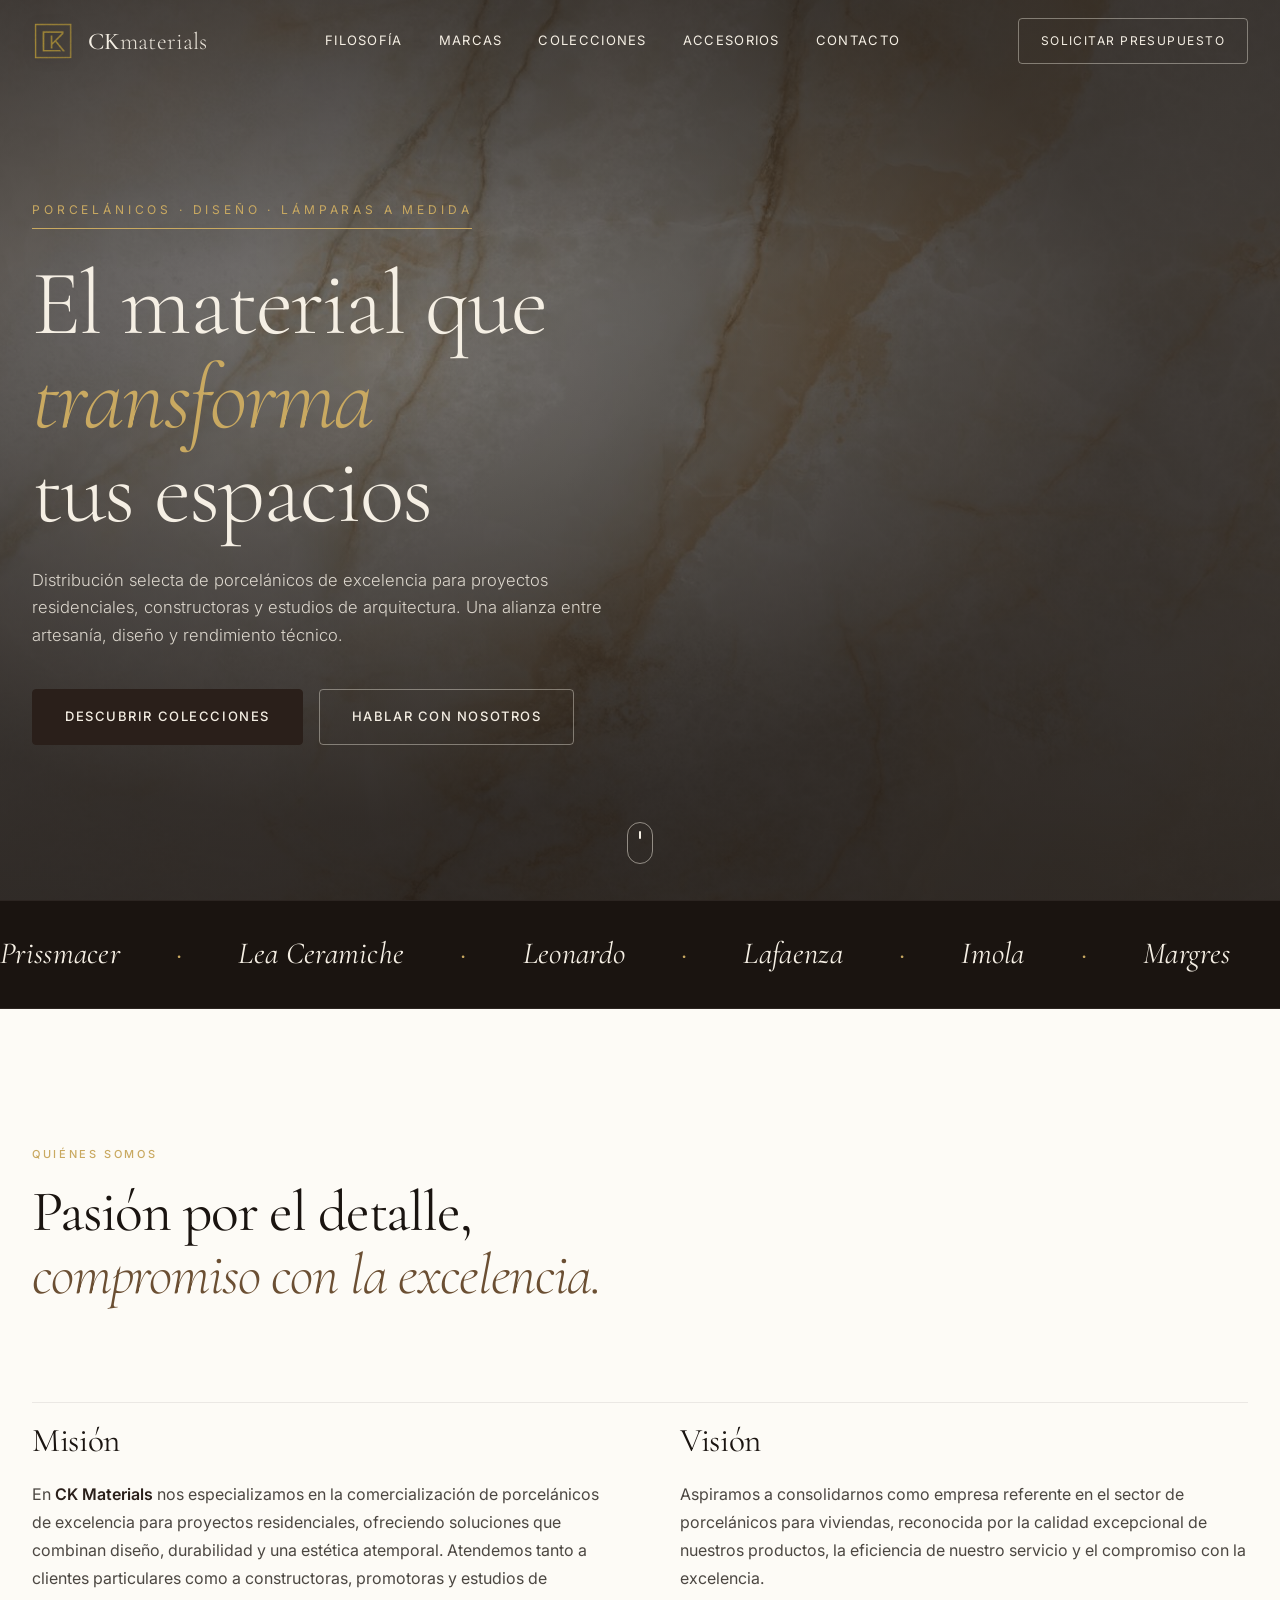
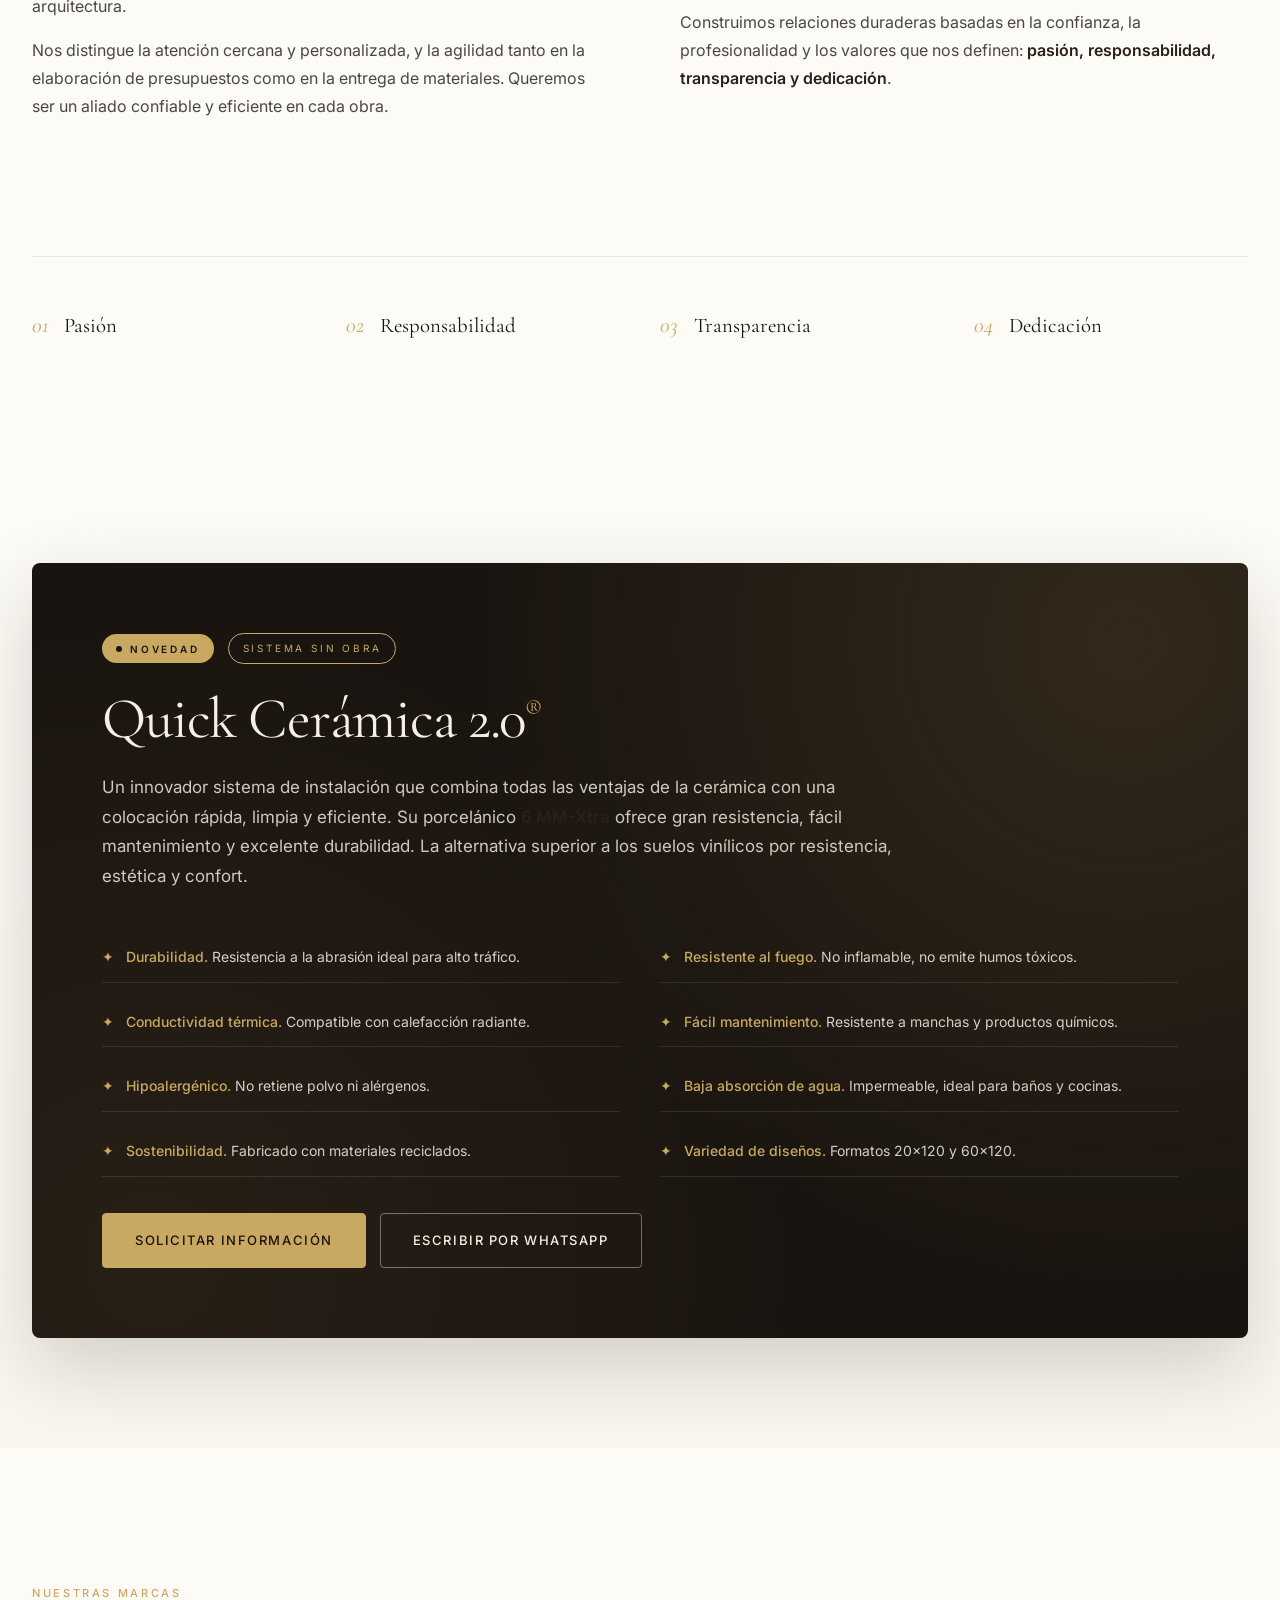
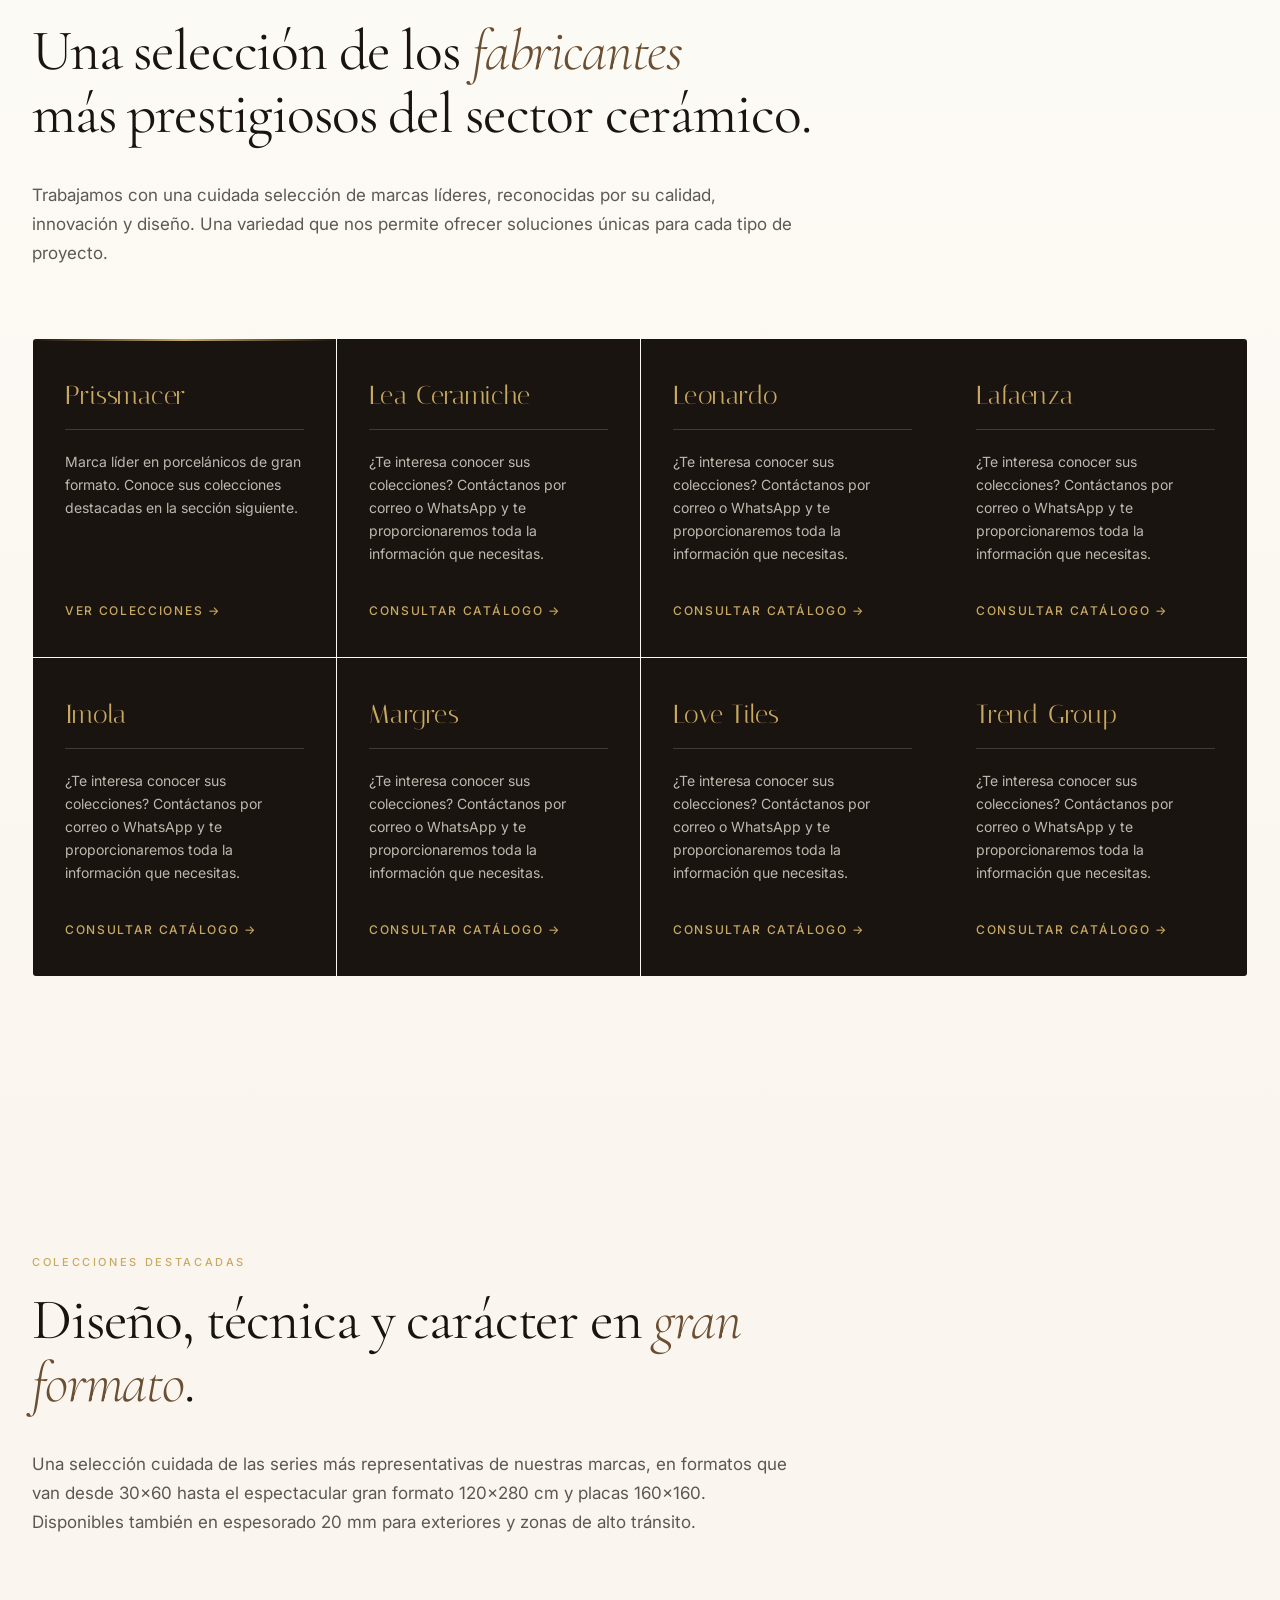
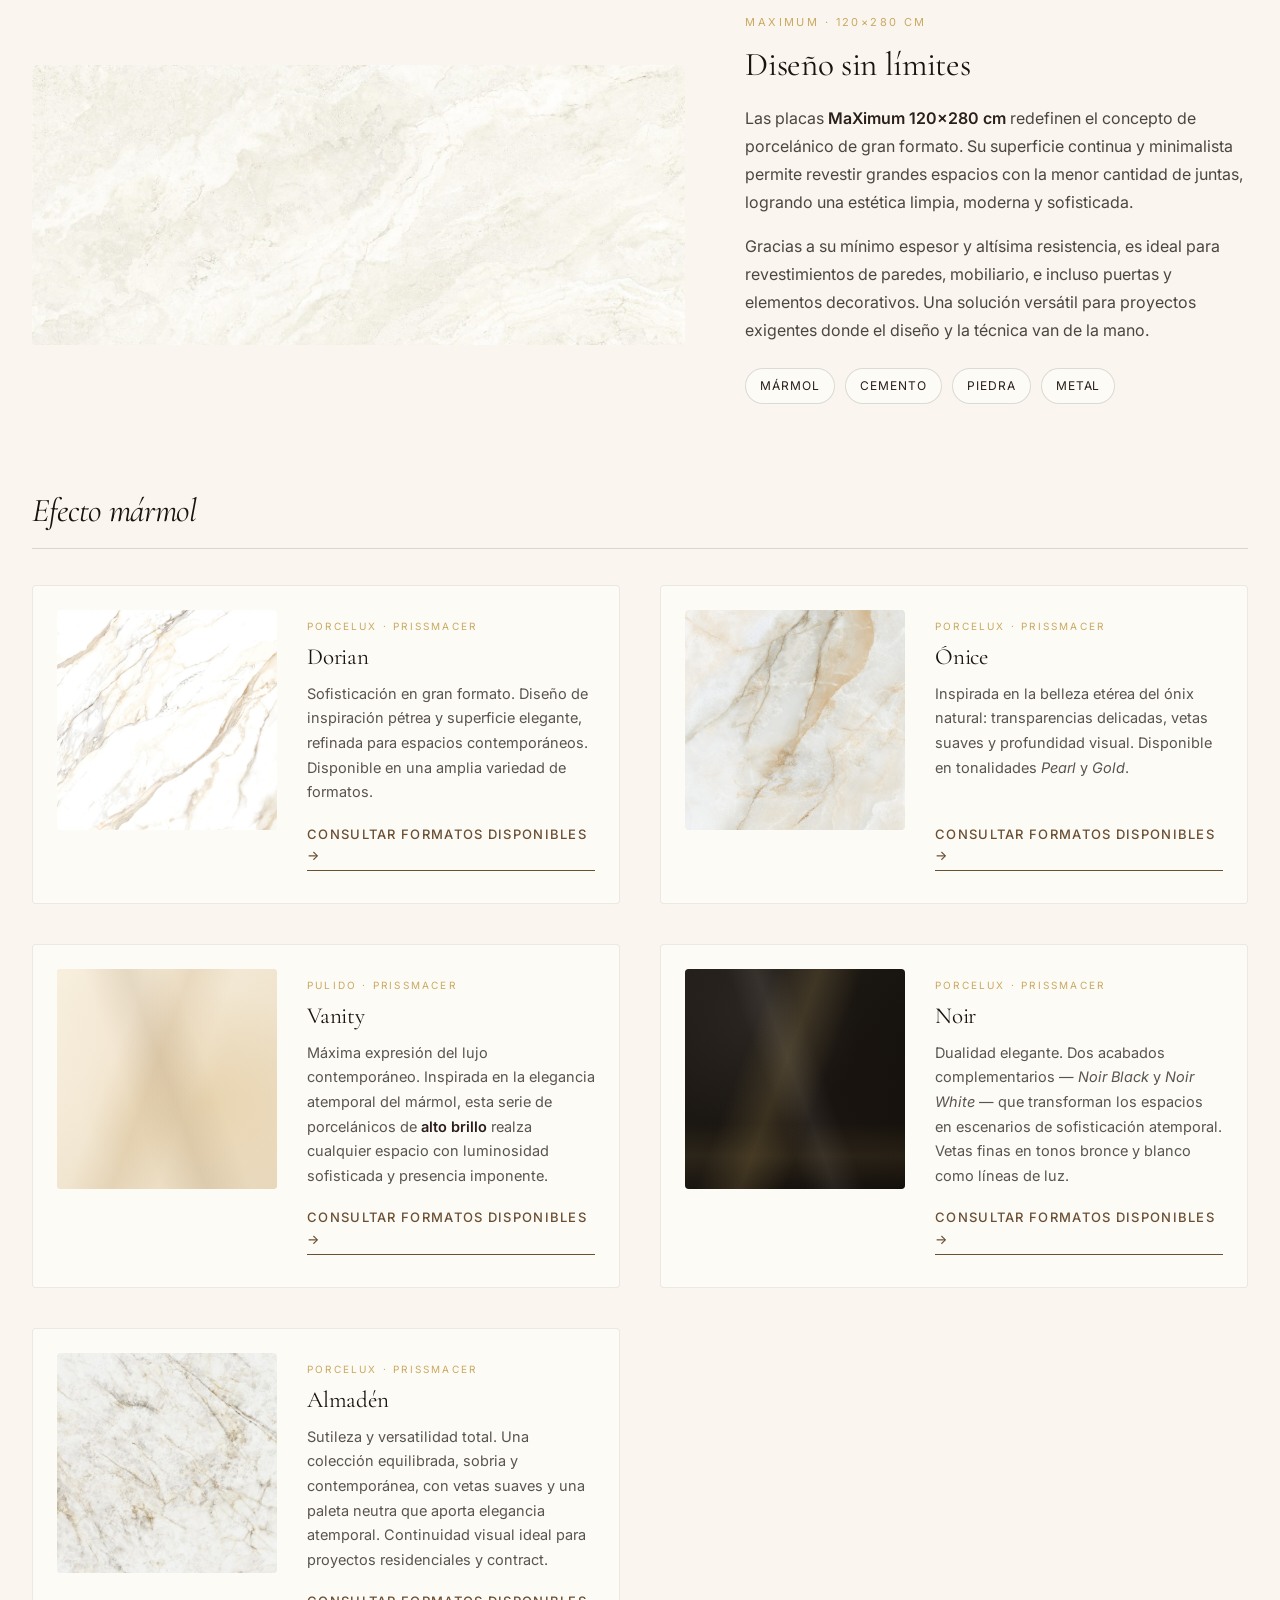
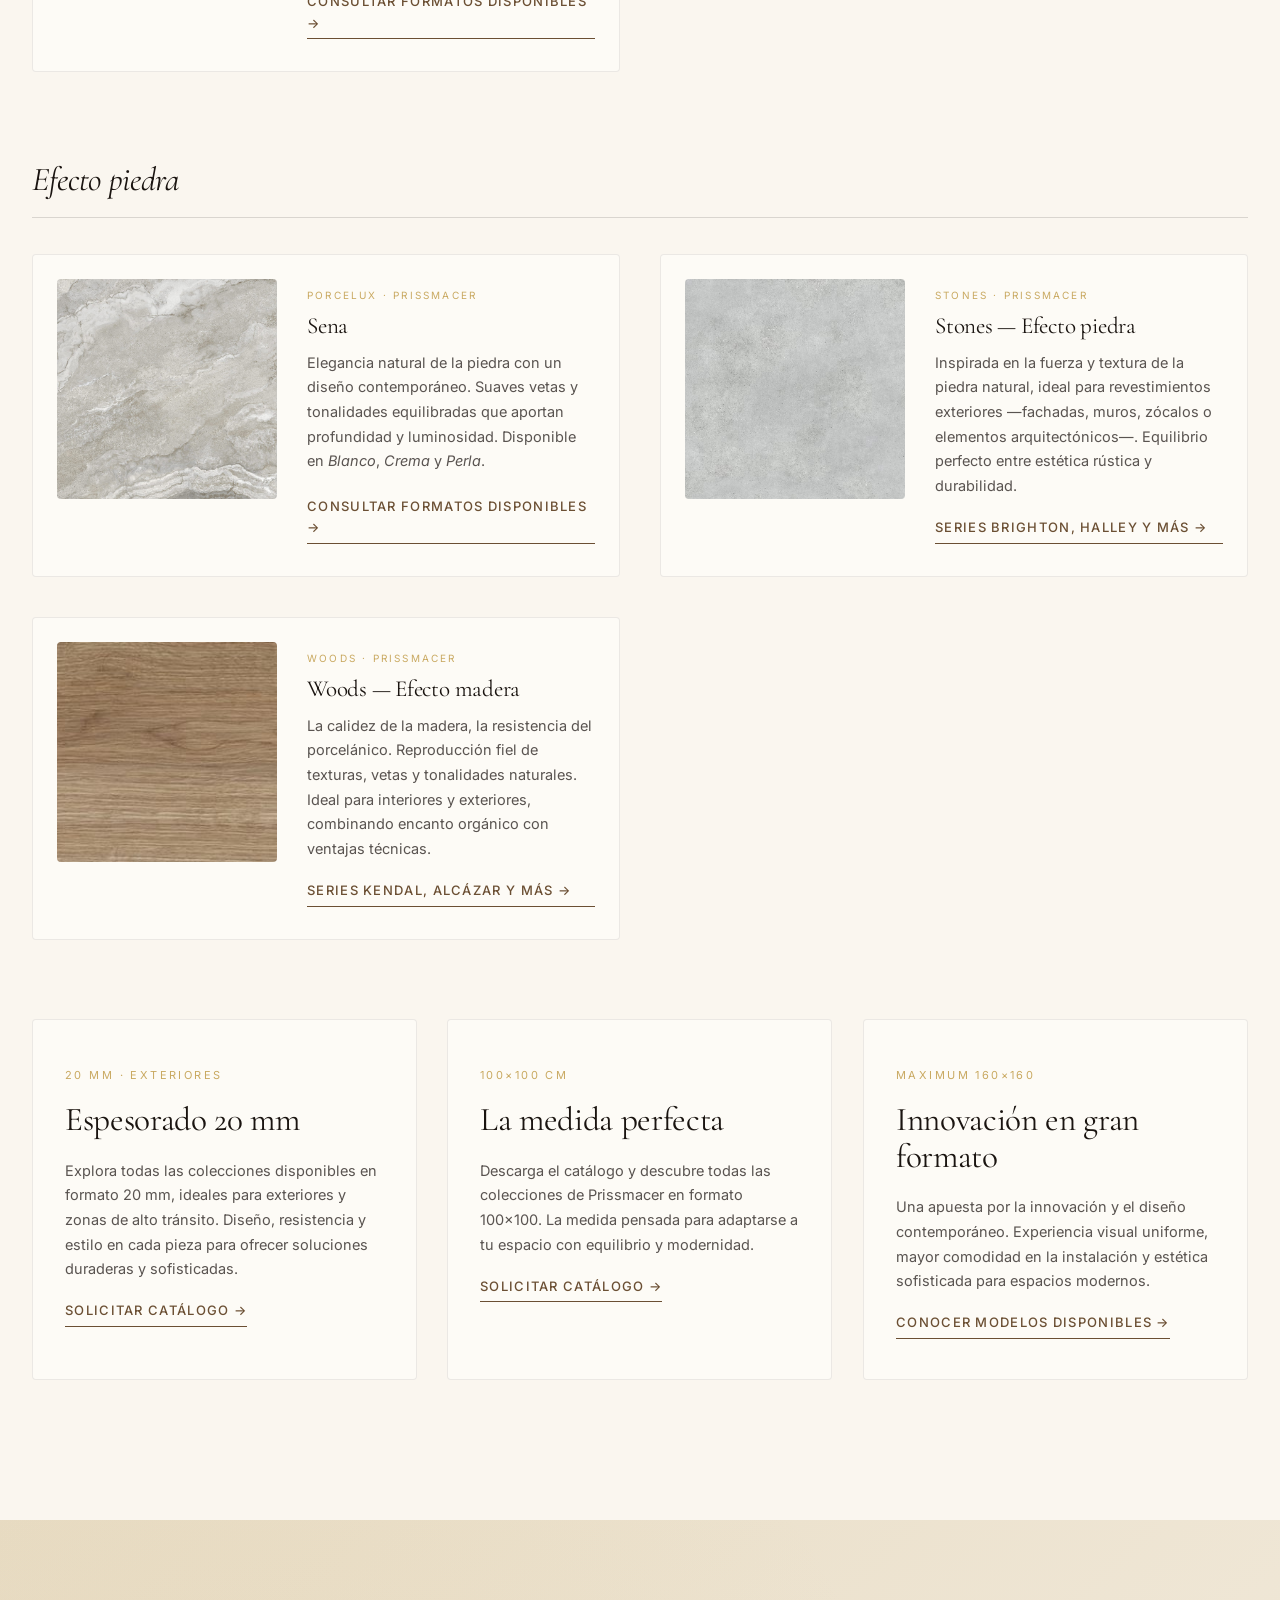
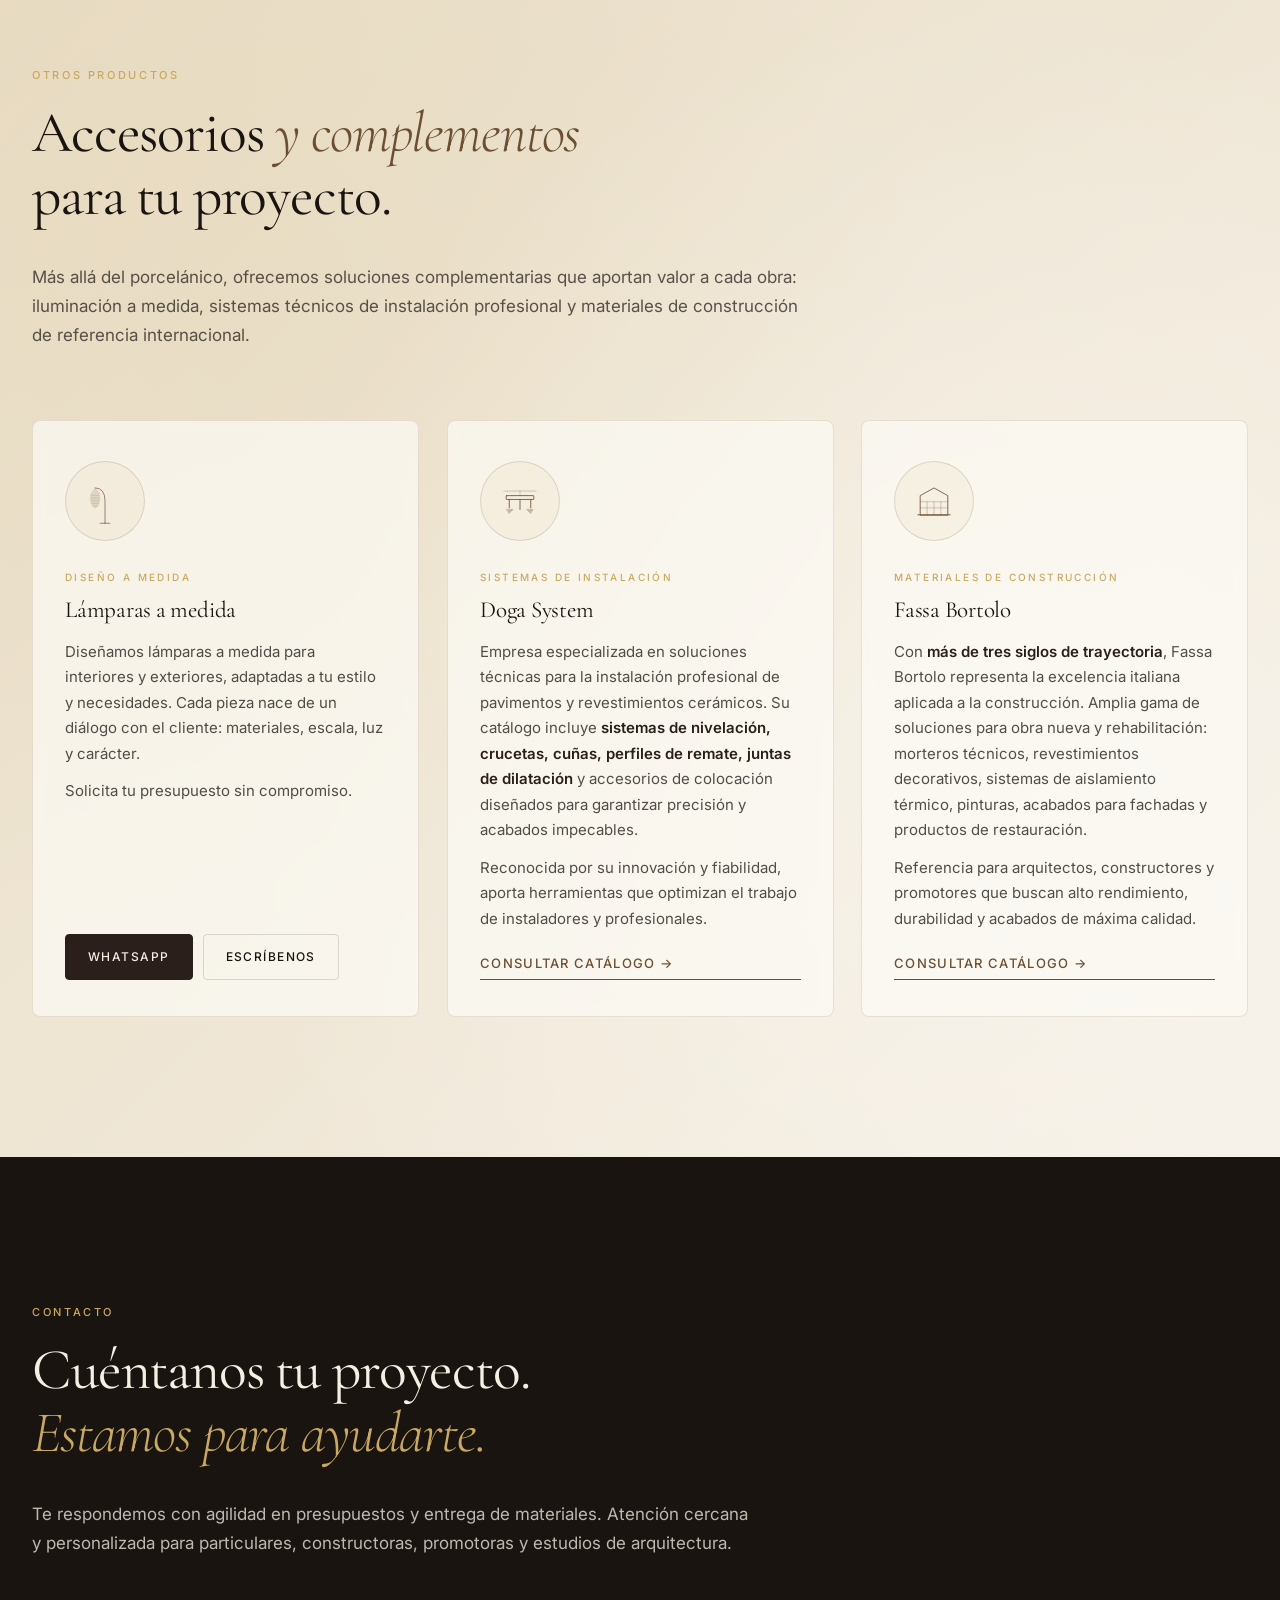
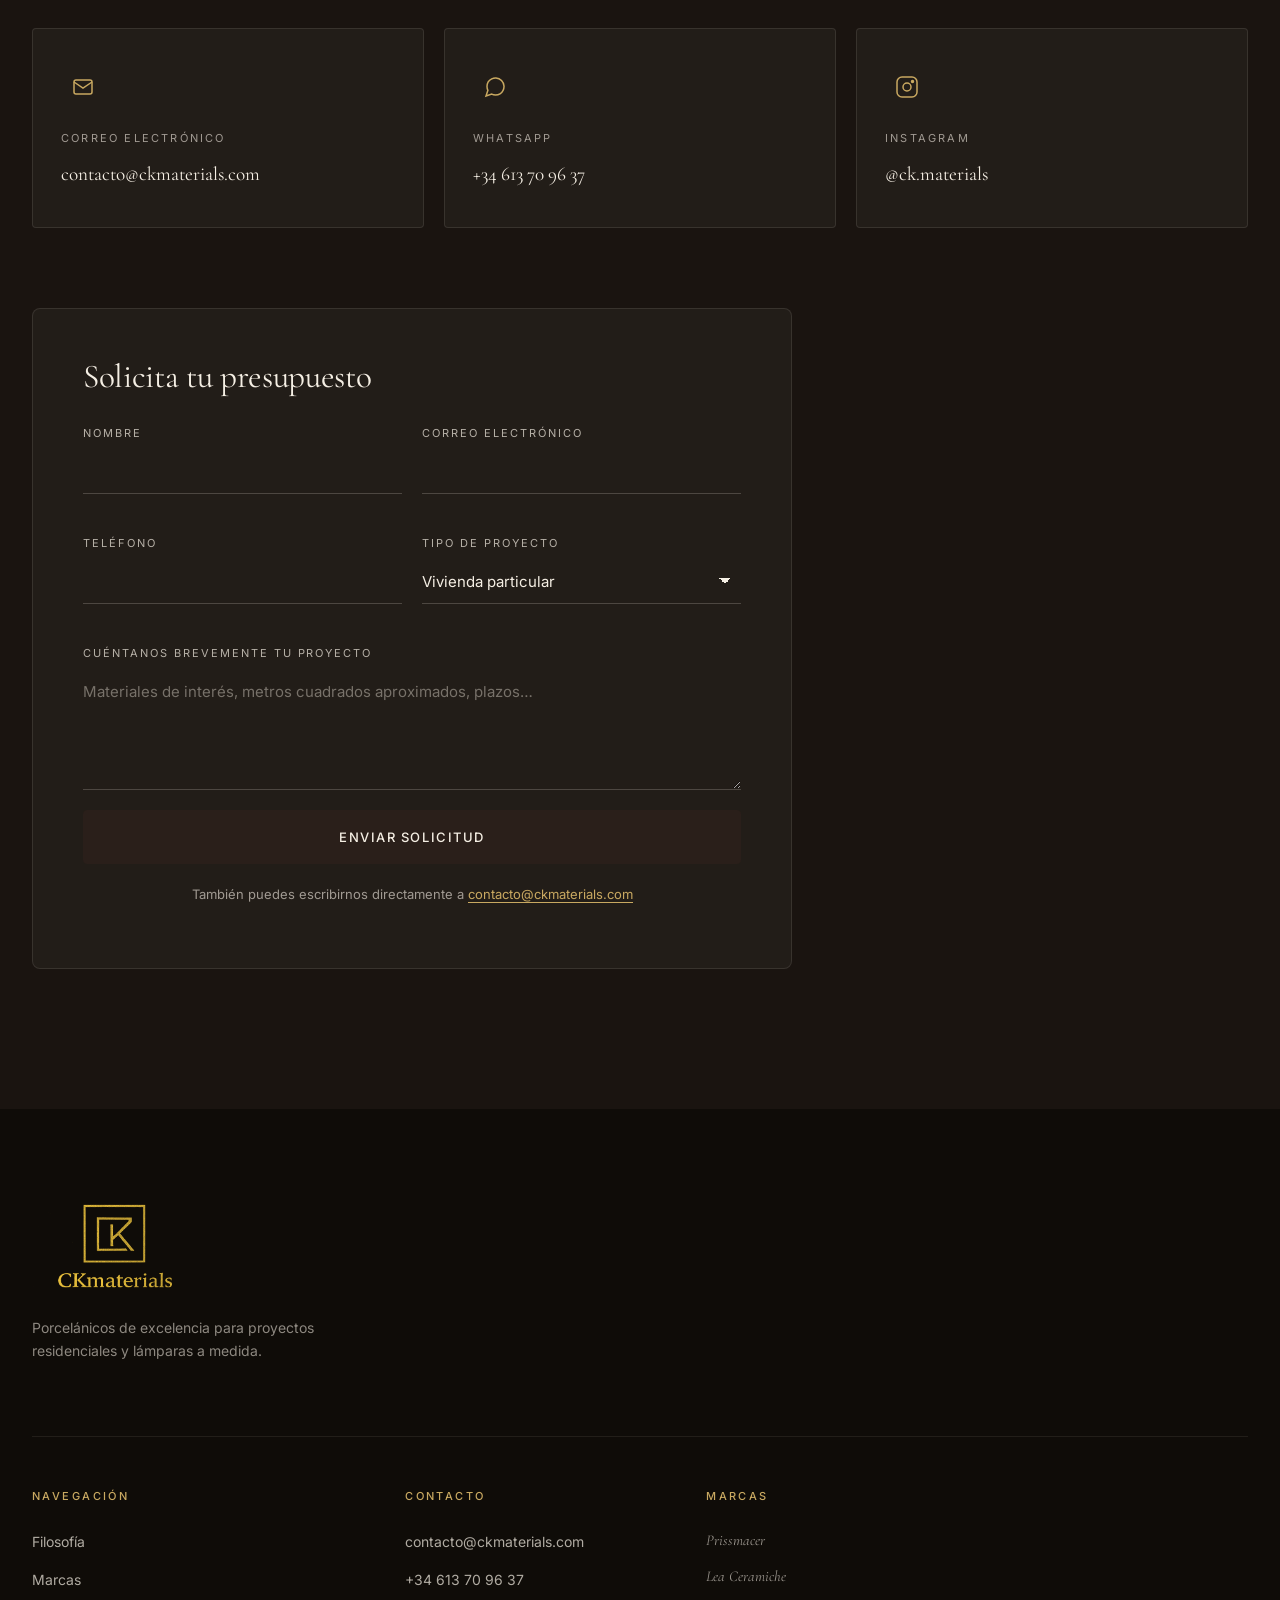
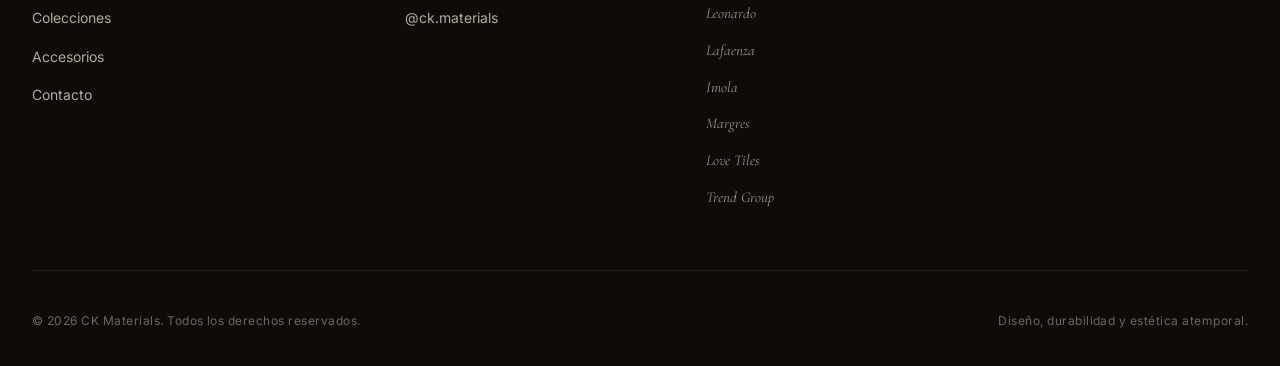
<file: index.html>
<!DOCTYPE html>
<html lang="es">
<head>
  <meta charset="UTF-8" />
  <meta name="viewport" content="width=device-width, initial-scale=1.0" />
  <meta name="description" content="CK Materials — Porcelánicos de excelencia para proyectos residenciales. Distribución de marcas líderes y diseño de lámparas a medida." />
  <title>CK Materials · Porcelánicos & Diseño de Lámparas</title>
  <link rel="preconnect" href="https://fonts.googleapis.com" />
  <link rel="preconnect" href="https://fonts.gstatic.com" crossorigin />
  <link href="https://fonts.googleapis.com/css2?family=Cormorant+Garamond:wght@300;400;500;600;700&family=Inter:wght@300;400;500;600;700&family=Italiana&display=swap" rel="stylesheet" />
  <link rel="stylesheet" href="styles.css" />
  <link rel="icon" type="image/png" href="assets/images/logo_icon_transparent.png" />
</head>
<body>

  <!-- ===== NAV ===== -->
  <header class="nav" id="nav">
    <div class="nav__inner">
      <a href="#top" class="nav__brand" aria-label="CK Materials inicio">
        <img src="assets/images/logo_icon_transparent.png" alt="" class="nav__brand-icon" />
        <span class="nav__brand-name">CK<span class="nav__brand-name-light">materials</span></span>
      </a>
      <nav class="nav__menu" aria-label="Menú principal">
        <a href="#about">Filosofía</a>
        <a href="#brands">Marcas</a>
        <a href="#collections">Colecciones</a>
        <a href="#lamps">Accesorios</a>
        <a href="#contact">Contacto</a>
      </nav>
      <a href="#contact" class="nav__cta">Solicitar presupuesto</a>
      <button class="nav__burger" id="navBurger" aria-label="Abrir menú" aria-expanded="false">
        <span></span><span></span><span></span>
      </button>
    </div>
  </header>

  <!-- ===== HERO ===== -->
  <section class="hero" id="top">
    <div class="hero__media">
      <img src="assets/collections/onice_gold_120x120.jpg" alt="Porcelánico onyx Gold de Prissmacer" />
      <div class="hero__overlay"></div>
    </div>
    <div class="hero__content">
      <span class="hero__eyebrow">Porcelánicos · Diseño · Lámparas a medida</span>
      <h1 class="hero__title">
        El material que <em>transforma</em><br />tus espacios
      </h1>
      <p class="hero__lede">
        Distribución selecta de porcelánicos de excelencia para proyectos residenciales,
        constructoras y estudios de arquitectura. Una alianza entre artesanía, diseño y rendimiento técnico.
      </p>
      <div class="hero__actions">
        <a href="#collections" class="btn btn--primary">Descubrir colecciones</a>
        <a href="#contact" class="btn btn--ghost">Hablar con nosotros</a>
      </div>
    </div>
    <a href="#about" class="hero__scroll" aria-label="Continuar">
      <span></span>
    </a>
  </section>

  <!-- ===== MARQUEE ===== -->
  <section class="marquee" aria-hidden="true">
    <div class="marquee__track">
      <span>Prissmacer</span><span class="dot">·</span>
      <span>Lea Ceramiche</span><span class="dot">·</span>
      <span>Leonardo</span><span class="dot">·</span>
      <span>Lafaenza</span><span class="dot">·</span>
      <span>Imola</span><span class="dot">·</span>
      <span>Margres</span><span class="dot">·</span>
      <span>Love Tiles</span><span class="dot">·</span>
      <span>Trend Group</span><span class="dot">·</span>
      <span>Prissmacer</span><span class="dot">·</span>
      <span>Lea Ceramiche</span><span class="dot">·</span>
      <span>Leonardo</span><span class="dot">·</span>
      <span>Lafaenza</span><span class="dot">·</span>
      <span>Imola</span><span class="dot">·</span>
      <span>Margres</span><span class="dot">·</span>
      <span>Love Tiles</span><span class="dot">·</span>
      <span>Trend Group</span><span class="dot">·</span>
    </div>
  </section>

  <!-- ===== ABOUT ===== -->
  <section class="about" id="about">
    <div class="container about__grid">
      <div class="about__intro reveal">
        <span class="eyebrow">Quiénes somos</span>
        <h2 class="h2">Pasión por el detalle,<br /><em>compromiso con la excelencia.</em></h2>
      </div>
      <div class="about__cols">
        <article class="about__col reveal">
          <h3 class="h3">Misión</h3>
          <p>
            En <strong>CK Materials</strong> nos especializamos en la comercialización de
            porcelánicos de excelencia para proyectos residenciales, ofreciendo soluciones que
            combinan diseño, durabilidad y una estética atemporal. Atendemos tanto a clientes
            particulares como a constructoras, promotoras y estudios de arquitectura.
          </p>
          <p>
            Nos distingue la atención cercana y personalizada, y la agilidad tanto en la
            elaboración de presupuestos como en la entrega de materiales. Queremos ser un
            aliado confiable y eficiente en cada obra.
          </p>
        </article>
        <article class="about__col reveal">
          <h3 class="h3">Visión</h3>
          <p>
            Aspiramos a consolidarnos como empresa referente en el sector de porcelánicos
            para viviendas, reconocida por la calidad excepcional de nuestros productos,
            la eficiencia de nuestro servicio y el compromiso con la excelencia.
          </p>
          <p>
            Construimos relaciones duraderas basadas en la confianza, la profesionalidad y
            los valores que nos definen: <strong>pasión, responsabilidad, transparencia y dedicación</strong>.
          </p>
        </article>
      </div>
      <ul class="values reveal">
        <li><span class="values__num">01</span><span class="values__label">Pasión</span></li>
        <li><span class="values__num">02</span><span class="values__label">Responsabilidad</span></li>
        <li><span class="values__num">03</span><span class="values__label">Transparencia</span></li>
        <li><span class="values__num">04</span><span class="values__label">Dedicación</span></li>
      </ul>
    </div>
  </section>

  <!-- ===== FEATURED PRODUCT · QUICK 2.0 ===== -->
  <section class="featured-product" id="quick">
    <div class="container">
      <article class="quick reveal">
        <div class="quick__head">
          <span class="quick__new">Novedad</span>
          <div class="quick__badge">Sistema sin obra</div>
        </div>
        <h2 class="h2">Quick Cerámica 2.0<sup>®</sup></h2>
        <p class="quick__lede">
          Un innovador sistema de instalación que combina todas las ventajas de la cerámica con una
          colocación rápida, limpia y eficiente. Su porcelánico <strong>6&nbsp;MM-Xtra</strong> ofrece
          gran resistencia, fácil mantenimiento y excelente durabilidad. La alternativa superior a los
          suelos vinílicos por resistencia, estética y confort.
        </p>
        <ul class="quick__list">
          <li><span class="quick__icon">✦</span><div><strong>Durabilidad.</strong> Resistencia a la abrasión ideal para alto tráfico.</div></li>
          <li><span class="quick__icon">✦</span><div><strong>Resistente al fuego.</strong> No inflamable, no emite humos tóxicos.</div></li>
          <li><span class="quick__icon">✦</span><div><strong>Conductividad térmica.</strong> Compatible con calefacción radiante.</div></li>
          <li><span class="quick__icon">✦</span><div><strong>Fácil mantenimiento.</strong> Resistente a manchas y productos químicos.</div></li>
          <li><span class="quick__icon">✦</span><div><strong>Hipoalergénico.</strong> No retiene polvo ni alérgenos.</div></li>
          <li><span class="quick__icon">✦</span><div><strong>Baja absorción de agua.</strong> Impermeable, ideal para baños y cocinas.</div></li>
          <li><span class="quick__icon">✦</span><div><strong>Sostenibilidad.</strong> Fabricado con materiales reciclados.</div></li>
          <li><span class="quick__icon">✦</span><div><strong>Variedad de diseños.</strong> Formatos 20×120 y 60×120.</div></li>
        </ul>
        <div class="quick__actions">
          <a href="#contact" class="btn btn--gold">Solicitar información</a>
          <a href="https://wa.me/34613709637" target="_blank" rel="noopener" class="btn btn--ghost">Escribir por WhatsApp</a>
        </div>
      </article>
    </div>
  </section>

  <!-- ===== BRANDS ===== -->
  <section class="brands" id="brands">
    <div class="container">
      <div class="section-head reveal">
        <span class="eyebrow">Nuestras marcas</span>
        <h2 class="h2">Una selección de los <em>fabricantes</em><br />más prestigiosos del sector cerámico.</h2>
        <p class="section-head__lede">
          Trabajamos con una cuidada selección de marcas líderes, reconocidas por su calidad,
          innovación y diseño. Una variedad que nos permite ofrecer soluciones únicas para cada tipo de proyecto.
        </p>
      </div>
      <div class="brand-grid">
        <article class="brand-card brand-card--featured reveal">
          <div class="brand-card__mark"><span>Prissmacer</span></div>
          <p class="brand-card__desc">Marca líder en porcelánicos de gran formato. Conoce sus colecciones destacadas en la sección siguiente.</p>
          <a href="#collections" class="brand-card__link">Ver colecciones →</a>
        </article>
        <article class="brand-card reveal">
          <div class="brand-card__mark"><span>Lea Ceramiche</span></div>
          <p class="brand-card__desc">¿Te interesa conocer sus colecciones? Contáctanos por correo o WhatsApp y te proporcionaremos toda la información que necesitas.</p>
          <a href="#contact" class="brand-card__link">Consultar catálogo →</a>
        </article>
        <article class="brand-card reveal">
          <div class="brand-card__mark"><span>Leonardo</span></div>
          <p class="brand-card__desc">¿Te interesa conocer sus colecciones? Contáctanos por correo o WhatsApp y te proporcionaremos toda la información que necesitas.</p>
          <a href="#contact" class="brand-card__link">Consultar catálogo →</a>
        </article>
        <article class="brand-card reveal">
          <div class="brand-card__mark"><span>Lafaenza</span></div>
          <p class="brand-card__desc">¿Te interesa conocer sus colecciones? Contáctanos por correo o WhatsApp y te proporcionaremos toda la información que necesitas.</p>
          <a href="#contact" class="brand-card__link">Consultar catálogo →</a>
        </article>
        <article class="brand-card reveal">
          <div class="brand-card__mark"><span>Imola</span></div>
          <p class="brand-card__desc">¿Te interesa conocer sus colecciones? Contáctanos por correo o WhatsApp y te proporcionaremos toda la información que necesitas.</p>
          <a href="#contact" class="brand-card__link">Consultar catálogo →</a>
        </article>
        <article class="brand-card reveal">
          <div class="brand-card__mark"><span>Margres</span></div>
          <p class="brand-card__desc">¿Te interesa conocer sus colecciones? Contáctanos por correo o WhatsApp y te proporcionaremos toda la información que necesitas.</p>
          <a href="#contact" class="brand-card__link">Consultar catálogo →</a>
        </article>
        <article class="brand-card reveal">
          <div class="brand-card__mark"><span>Love Tiles</span></div>
          <p class="brand-card__desc">¿Te interesa conocer sus colecciones? Contáctanos por correo o WhatsApp y te proporcionaremos toda la información que necesitas.</p>
          <a href="#contact" class="brand-card__link">Consultar catálogo →</a>
        </article>
        <article class="brand-card reveal">
          <div class="brand-card__mark"><span>Trend Group</span></div>
          <p class="brand-card__desc">¿Te interesa conocer sus colecciones? Contáctanos por correo o WhatsApp y te proporcionaremos toda la información que necesitas.</p>
          <a href="#contact" class="brand-card__link">Consultar catálogo →</a>
        </article>
      </div>
    </div>
  </section>

  <!-- ===== COLLECTIONS · PRISSMACER ===== -->
  <section class="collections" id="collections">
    <div class="container">
      <div class="section-head reveal">
        <span class="eyebrow">Colecciones destacadas</span>
        <h2 class="h2">Diseño, técnica y carácter en <em>gran formato</em>.</h2>
        <p class="section-head__lede">
          Una selección cuidada de las series más representativas de nuestras marcas, en formatos que
          van desde 30×60 hasta el espectacular gran formato 120×280 cm y placas 160×160. Disponibles
          también en espesorado 20 mm para exteriores y zonas de alto tránsito.
        </p>
      </div>

      <!-- Featured 120x280 Maximum -->
      <article class="feature reveal">
        <div class="feature__image">
          <img src="assets/collections/sena_blanco_120x280.jpg" alt="Sena Blanco 120x280 cm — placa MaXimum" />
        </div>
        <div class="feature__copy">
          <span class="feature__tag">MaXimum · 120×280 cm</span>
          <h3 class="h3">Diseño sin límites</h3>
          <p>
            Las placas <strong>MaXimum 120×280 cm</strong> redefinen el concepto de porcelánico de gran formato.
            Su superficie continua y minimalista permite revestir grandes espacios con la menor cantidad de
            juntas, logrando una estética limpia, moderna y sofisticada.
          </p>
          <p>
            Gracias a su mínimo espesor y altísima resistencia, es ideal para revestimientos de paredes,
            mobiliario, e incluso puertas y elementos decorativos. Una solución versátil para proyectos
            exigentes donde el diseño y la técnica van de la mano.
          </p>
          <div class="feature__chips">
            <span class="chip">Mármol</span>
            <span class="chip">Cemento</span>
            <span class="chip">Piedra</span>
            <span class="chip">Metal</span>
          </div>
        </div>
      </article>

      <!-- Sub-section heading -->
      <h3 class="h3 collections__subhead reveal">Efecto mármol</h3>

      <!-- Collection cards: Marble effect -->
      <div class="collection-grid">
        <article class="collection-card reveal">
          <div class="collection-card__img">
            <img src="assets/collections/dorian_gold_120x120.jpg" alt="Dorian Gold" loading="lazy" />
          </div>
          <div class="collection-card__body">
            <span class="collection-card__series">Porcelux · Prissmacer</span>
            <h4 class="h4">Dorian</h4>
            <p>
              Sofisticación en gran formato. Diseño de inspiración pétrea y superficie elegante, refinada
              para espacios contemporáneos. Disponible en una amplia variedad de formatos.
            </p>
            <a href="#contact" class="link-arrow">Consultar formatos disponibles →</a>
          </div>
        </article>

        <article class="collection-card reveal">
          <div class="collection-card__img">
            <img src="assets/collections/onice_gold_120x120.jpg" alt="Onice Gold" loading="lazy" />
          </div>
          <div class="collection-card__body">
            <span class="collection-card__series">Porcelux · Prissmacer</span>
            <h4 class="h4">Ónice</h4>
            <p>
              Inspirada en la belleza etérea del ónix natural: transparencias delicadas, vetas suaves y
              profundidad visual. Disponible en tonalidades <em>Pearl</em> y <em>Gold</em>.
            </p>
            <a href="#contact" class="link-arrow">Consultar formatos disponibles →</a>
          </div>
        </article>

        <article class="collection-card reveal">
          <div class="collection-card__img collection-card__img--placeholder">
            <div class="placeholder placeholder--vanity"></div>
          </div>
          <div class="collection-card__body">
            <span class="collection-card__series">Pulido · Prissmacer</span>
            <h4 class="h4">Vanity</h4>
            <p>
              Máxima expresión del lujo contemporáneo. Inspirada en la elegancia atemporal del mármol,
              esta serie de porcelánicos de <strong>alto brillo</strong> realza cualquier espacio con luminosidad
              sofisticada y presencia imponente.
            </p>
            <a href="#contact" class="link-arrow">Consultar formatos disponibles →</a>
          </div>
        </article>

        <article class="collection-card reveal">
          <div class="collection-card__img collection-card__img--placeholder">
            <div class="placeholder placeholder--noir"></div>
          </div>
          <div class="collection-card__body">
            <span class="collection-card__series">Porcelux · Prissmacer</span>
            <h4 class="h4">Noir</h4>
            <p>
              Dualidad elegante. Dos acabados complementarios — <em>Noir Black</em> y <em>Noir White</em> —
              que transforman los espacios en escenarios de sofisticación atemporal. Vetas finas en tonos
              bronce y blanco como líneas de luz.
            </p>
            <a href="#contact" class="link-arrow">Consultar formatos disponibles →</a>
          </div>
        </article>

        <article class="collection-card reveal">
          <div class="collection-card__img">
            <img src="assets/collections/almaden_120x280.jpg" alt="Almadén — Efecto mármol" loading="lazy" />
          </div>
          <div class="collection-card__body">
            <span class="collection-card__series">Porcelux · Prissmacer</span>
            <h4 class="h4">Almadén</h4>
            <p>
              Sutileza y versatilidad total. Una colección equilibrada, sobria y contemporánea, con vetas
              suaves y una paleta neutra que aporta elegancia atemporal. Continuidad visual ideal para
              proyectos residenciales y contract.
            </p>
            <a href="#contact" class="link-arrow">Consultar formatos disponibles →</a>
          </div>
        </article>
      </div>

      <h3 class="h3 collections__subhead reveal">Efecto piedra</h3>

      <div class="collection-grid">
        <article class="collection-card reveal">
          <div class="collection-card__img">
            <img src="assets/collections/sena_perla_120x120.jpg" alt="Sena Perla" loading="lazy" />
          </div>
          <div class="collection-card__body">
            <span class="collection-card__series">Porcelux · Prissmacer</span>
            <h4 class="h4">Sena</h4>
            <p>
              Elegancia natural de la piedra con un diseño contemporáneo. Suaves vetas y tonalidades
              equilibradas que aportan profundidad y luminosidad. Disponible en <em>Blanco</em>,
              <em>Crema</em> y <em>Perla</em>.
            </p>
            <a href="#contact" class="link-arrow">Consultar formatos disponibles →</a>
          </div>
        </article>

        <article class="collection-card reveal">
          <div class="collection-card__img">
            <img src="assets/collections/brighton_grey_120x280.jpg" alt="Brighton — Stones" loading="lazy" />
          </div>
          <div class="collection-card__body">
            <span class="collection-card__series">Stones · Prissmacer</span>
            <h4 class="h4">Stones — Efecto piedra</h4>
            <p>
              Inspirada en la fuerza y textura de la piedra natural, ideal para revestimientos exteriores
              —fachadas, muros, zócalos o elementos arquitectónicos—. Equilibrio perfecto entre estética
              rústica y durabilidad.
            </p>
            <a href="#contact" class="link-arrow">Series Brighton, Halley y más →</a>
          </div>
        </article>

        <article class="collection-card reveal">
          <div class="collection-card__img">
            <img src="assets/collections/kendal_roble_20x120.jpg" alt="Kendal Roble — Efecto madera" loading="lazy" />
          </div>
          <div class="collection-card__body">
            <span class="collection-card__series">Woods · Prissmacer</span>
            <h4 class="h4">Woods — Efecto madera</h4>
            <p>
              La calidez de la madera, la resistencia del porcelánico. Reproducción fiel de texturas, vetas
              y tonalidades naturales. Ideal para interiores y exteriores, combinando encanto orgánico con
              ventajas técnicas.
            </p>
            <a href="#contact" class="link-arrow">Series Kendal, Alcázar y más →</a>
          </div>
        </article>
      </div>

      <!-- 20mm / 100x100 callouts -->
      <div class="callouts">
        <article class="callout reveal">
          <span class="callout__tag">20 mm · Exteriores</span>
          <h3 class="h3">Espesorado 20&nbsp;mm</h3>
          <p>
            Explora todas las colecciones disponibles en formato 20 mm, ideales para exteriores y zonas
            de alto tránsito. Diseño, resistencia y estilo en cada pieza para ofrecer soluciones duraderas
            y sofisticadas.
          </p>
          <a href="#contact" class="link-arrow">Solicitar catálogo →</a>
        </article>
        <article class="callout reveal">
          <span class="callout__tag">100×100 cm</span>
          <h3 class="h3">La medida perfecta</h3>
          <p>
            Descarga el catálogo y descubre todas las colecciones de Prissmacer en formato 100×100. La
            medida pensada para adaptarse a tu espacio con equilibrio y modernidad.
          </p>
          <a href="#contact" class="link-arrow">Solicitar catálogo →</a>
        </article>
        <article class="callout reveal">
          <span class="callout__tag">MaXimum 160×160</span>
          <h3 class="h3">Innovación en gran formato</h3>
          <p>
            Una apuesta por la innovación y el diseño contemporáneo. Experiencia visual uniforme, mayor
            comodidad en la instalación y estética sofisticada para espacios modernos.
          </p>
          <a href="#contact" class="link-arrow">Conocer modelos disponibles →</a>
        </article>
      </div>
    </div>
  </section>

  <!-- ===== ACCESSORIES ===== -->
  <section class="accessories" id="lamps">
    <div class="container">
      <div class="section-head reveal">
        <span class="eyebrow">Otros productos</span>
        <h2 class="h2">Accesorios <em>y complementos</em><br />para tu proyecto.</h2>
        <p class="section-head__lede">
          Más allá del porcelánico, ofrecemos soluciones complementarias que aportan valor a cada obra:
          iluminación a medida, sistemas técnicos de instalación profesional y materiales de construcción
          de referencia internacional.
        </p>
      </div>

      <div class="accessories-grid">
        <!-- Lámparas -->
        <article class="accessory-card reveal">
          <div class="accessory-card__icon" aria-hidden="true">
            <svg viewBox="0 0 120 140" xmlns="http://www.w3.org/2000/svg">
              <!-- Curved arc pole -->
              <path d="M 60 138 L 60 70 Q 60 30 30 30" fill="none" stroke="currentColor" stroke-width="2" stroke-linecap="round"/>
              <!-- Base -->
              <ellipse cx="60" cy="138" rx="18" ry="2.5" fill="currentColor" opacity="0.5"/>
              <!-- Hanging woven shade -->
              <g transform="translate(30, 30)">
                <path d="M 0 0 L -14 18 Q -16 34 -12 48 Q -6 60 0 63 Q 6 60 12 48 Q 16 34 14 18 Z" fill="currentColor" opacity="0.15" stroke="currentColor" stroke-width="1.4"/>
                <path d="M -13 22 Q 0 26 13 22" stroke="currentColor" stroke-width="0.7" fill="none" opacity="0.6"/>
                <path d="M -14 30 Q 0 34 14 30" stroke="currentColor" stroke-width="0.7" fill="none" opacity="0.6"/>
                <path d="M -14 38 Q 0 42 14 38" stroke="currentColor" stroke-width="0.7" fill="none" opacity="0.6"/>
                <path d="M -13 46 Q 0 50 13 46" stroke="currentColor" stroke-width="0.7" fill="none" opacity="0.6"/>
                <path d="M -10 54 Q 0 58 10 54" stroke="currentColor" stroke-width="0.7" fill="none" opacity="0.6"/>
              </g>
            </svg>
          </div>
          <span class="accessory-card__tag">Diseño a medida</span>
          <h3 class="h3">Lámparas a medida</h3>
          <p>
            Diseñamos lámparas a medida para interiores y exteriores, adaptadas a tu estilo y necesidades.
            Cada pieza nace de un diálogo con el cliente: materiales, escala, luz y carácter.
          </p>
          <p>Solicita tu presupuesto sin compromiso.</p>
          <div class="accessory-card__actions">
            <a href="https://wa.me/34613709637" target="_blank" rel="noopener" class="btn btn--primary btn--sm">WhatsApp</a>
            <a href="mailto:contacto@ckmaterials.com" class="btn btn--ghost-dark btn--sm">Escríbenos</a>
          </div>
        </article>

        <!-- Doga System -->
        <article class="accessory-card reveal">
          <div class="accessory-card__icon" aria-hidden="true">
            <svg viewBox="0 0 120 120" xmlns="http://www.w3.org/2000/svg" fill="none" stroke="currentColor" stroke-width="2.2" stroke-linejoin="round" stroke-linecap="round">
              <!-- Leveling cross/T-shape -->
              <rect x="24" y="46" width="72" height="10" rx="1"/>
              <path d="M 32 56 L 32 78 M 60 56 L 60 82 M 88 56 L 88 78"/>
              <!-- Wedges -->
              <path d="M 26 82 L 42 82 L 32 92 Z" fill="currentColor" opacity="0.35"/>
              <path d="M 78 82 L 94 82 L 88 92 Z" fill="currentColor" opacity="0.35"/>
              <!-- Tile line -->
              <path d="M 18 34 L 102 34" stroke-width="1.5" opacity="0.5"/>
              <path d="M 60 34 L 60 46" stroke-width="1.5" opacity="0.5"/>
            </svg>
          </div>
          <span class="accessory-card__tag">Sistemas de instalación</span>
          <h3 class="h3">Doga System</h3>
          <p>
            Empresa especializada en soluciones técnicas para la instalación profesional de pavimentos y
            revestimientos cerámicos. Su catálogo incluye <strong>sistemas de nivelación, crucetas, cuñas,
            perfiles de remate, juntas de dilatación</strong> y accesorios de colocación diseñados para
            garantizar precisión y acabados impecables.
          </p>
          <p>
            Reconocida por su innovación y fiabilidad, aporta herramientas que optimizan el trabajo de
            instaladores y profesionales.
          </p>
          <a href="https://dogasystem.com/" target="_blank" rel="noopener" class="link-arrow">Consultar catálogo →</a>
        </article>

        <!-- Fassa Bortolo -->
        <article class="accessory-card reveal">
          <div class="accessory-card__icon" aria-hidden="true">
            <svg viewBox="0 0 120 120" xmlns="http://www.w3.org/2000/svg" fill="none" stroke="currentColor" stroke-width="2.2" stroke-linejoin="round" stroke-linecap="round">
              <!-- Building silhouette -->
              <path d="M 24 96 L 24 46 L 60 26 L 96 46 L 96 96 Z"/>
              <!-- Windows / stone pattern -->
              <path d="M 24 62 L 96 62" stroke-width="1.4" opacity="0.55"/>
              <path d="M 24 78 L 96 78" stroke-width="1.4" opacity="0.55"/>
              <path d="M 42 62 L 42 96 M 60 62 L 60 96 M 78 62 L 78 96" stroke-width="1.4" opacity="0.55"/>
              <!-- Base line -->
              <path d="M 18 96 L 102 96" stroke-width="2.4"/>
            </svg>
          </div>
          <span class="accessory-card__tag">Materiales de construcción</span>
          <h3 class="h3">Fassa Bortolo</h3>
          <p>
            Con <strong>más de tres siglos de trayectoria</strong>, Fassa Bortolo representa la excelencia
            italiana aplicada a la construcción. Amplia gama de soluciones para obra nueva y rehabilitación:
            morteros técnicos, revestimientos decorativos, sistemas de aislamiento térmico, pinturas,
            acabados para fachadas y productos de restauración.
          </p>
          <p>
            Referencia para arquitectos, constructores y promotores que buscan alto rendimiento, durabilidad
            y acabados de máxima calidad.
          </p>
          <a href="https://www.fassabortolo.es/es/" target="_blank" rel="noopener" class="link-arrow">Consultar catálogo →</a>
        </article>
      </div>
    </div>
  </section>

  <!-- ===== CONTACT ===== -->
  <section class="contact" id="contact">
    <div class="container contact__inner">
      <div class="contact__head reveal">
        <span class="eyebrow">Contacto</span>
        <h2 class="h2">Cuéntanos tu proyecto.<br /><em>Estamos para ayudarte.</em></h2>
        <p class="contact__lede">
          Te respondemos con agilidad en presupuestos y entrega de materiales. Atención cercana y
          personalizada para particulares, constructoras, promotoras y estudios de arquitectura.
        </p>
      </div>

      <div class="contact__grid">
        <a class="contact__card reveal" href="mailto:contacto@ckmaterials.com">
          <span class="contact__icon" aria-hidden="true">
            <svg viewBox="0 0 24 24" fill="none" stroke="currentColor" stroke-width="1.5">
              <rect x="3" y="5" width="18" height="14" rx="2"/>
              <path d="m3 7 9 6 9-6"/>
            </svg>
          </span>
          <span class="contact__card-label">Correo electrónico</span>
          <span class="contact__card-value">contacto@ckmaterials.com</span>
        </a>
        <a class="contact__card reveal" href="https://wa.me/34613709637" target="_blank" rel="noopener">
          <span class="contact__icon" aria-hidden="true">
            <svg viewBox="0 0 24 24" fill="none" stroke="currentColor" stroke-width="1.5">
              <path d="M21 11.5a8.38 8.38 0 0 1-.9 3.8 8.5 8.5 0 0 1-7.6 4.7 8.38 8.38 0 0 1-3.8-.9L3 21l1.9-5.7a8.38 8.38 0 0 1-.9-3.8 8.5 8.5 0 0 1 4.7-7.6 8.38 8.38 0 0 1 3.8-.9h.5a8.48 8.48 0 0 1 8 8v.5z"/>
            </svg>
          </span>
          <span class="contact__card-label">WhatsApp</span>
          <span class="contact__card-value">+34 613 70 96 37</span>
        </a>
        <a class="contact__card reveal" href="https://instagram.com/ck.materials" target="_blank" rel="noopener">
          <span class="contact__icon" aria-hidden="true">
            <svg viewBox="0 0 24 24" fill="none" stroke="currentColor" stroke-width="1.5">
              <rect x="2" y="2" width="20" height="20" rx="5"/>
              <circle cx="12" cy="12" r="4"/>
              <circle cx="17.5" cy="6.5" r="1" fill="currentColor"/>
            </svg>
          </span>
          <span class="contact__card-label">Instagram</span>
          <span class="contact__card-value">@ck.materials</span>
        </a>
      </div>

      <form class="contact__form reveal" onsubmit="return handleSubmit(event)">
        <h3 class="h3">Solicita tu presupuesto</h3>
        <div class="form-row">
          <div class="field">
            <label for="name">Nombre</label>
            <input id="name" type="text" required />
          </div>
          <div class="field">
            <label for="email">Correo electrónico</label>
            <input id="email" type="email" required />
          </div>
        </div>
        <div class="form-row">
          <div class="field">
            <label for="phone">Teléfono</label>
            <input id="phone" type="tel" />
          </div>
          <div class="field">
            <label for="project">Tipo de proyecto</label>
            <select id="project">
              <option>Vivienda particular</option>
              <option>Constructora / Promotora</option>
              <option>Estudio de arquitectura</option>
              <option>Lámparas a medida</option>
              <option>Otro</option>
            </select>
          </div>
        </div>
        <div class="field">
          <label for="message">Cuéntanos brevemente tu proyecto</label>
          <textarea id="message" rows="5" placeholder="Materiales de interés, metros cuadrados aproximados, plazos…"></textarea>
        </div>
        <button type="submit" class="btn btn--primary btn--block">Enviar solicitud</button>
        <p class="form-note">También puedes escribirnos directamente a <a href="mailto:contacto@ckmaterials.com">contacto@ckmaterials.com</a></p>
      </form>
    </div>
  </section>

  <!-- ===== FOOTER ===== -->
  <footer class="footer">
    <div class="container footer__inner">
      <div class="footer__brand">
        <img src="assets/images/logo_transparent.png" alt="CK Materials" class="footer__logo" />
        <p>Porcelánicos de excelencia para proyectos residenciales y lámparas a medida.</p>
      </div>
      <div class="footer__cols">
        <div>
          <h4>Navegación</h4>
          <ul>
            <li><a href="#about">Filosofía</a></li>
            <li><a href="#brands">Marcas</a></li>
            <li><a href="#collections">Colecciones</a></li>
            <li><a href="#lamps">Accesorios</a></li>
            <li><a href="#contact">Contacto</a></li>
          </ul>
        </div>
        <div>
          <h4>Contacto</h4>
          <ul>
            <li><a href="mailto:contacto@ckmaterials.com">contacto@ckmaterials.com</a></li>
            <li><a href="https://wa.me/34613709637">+34 613 70 96 37</a></li>
            <li><a href="https://instagram.com/ck.materials">@ck.materials</a></li>
          </ul>
        </div>
        <div>
          <h4>Marcas</h4>
          <ul class="footer__brands">
            <li>Prissmacer</li>
            <li>Lea Ceramiche</li>
            <li>Leonardo</li>
            <li>Lafaenza</li>
            <li>Imola</li>
            <li>Margres</li>
            <li>Love Tiles</li>
            <li>Trend Group</li>
          </ul>
        </div>
      </div>
      <div class="footer__bottom">
        <span>© <span id="year"></span> CK Materials. Todos los derechos reservados.</span>
        <span>Diseño, durabilidad y estética atemporal.</span>
      </div>
    </div>
  </footer>

  <script src="script.js"></script>
</body>
</html>
</file>
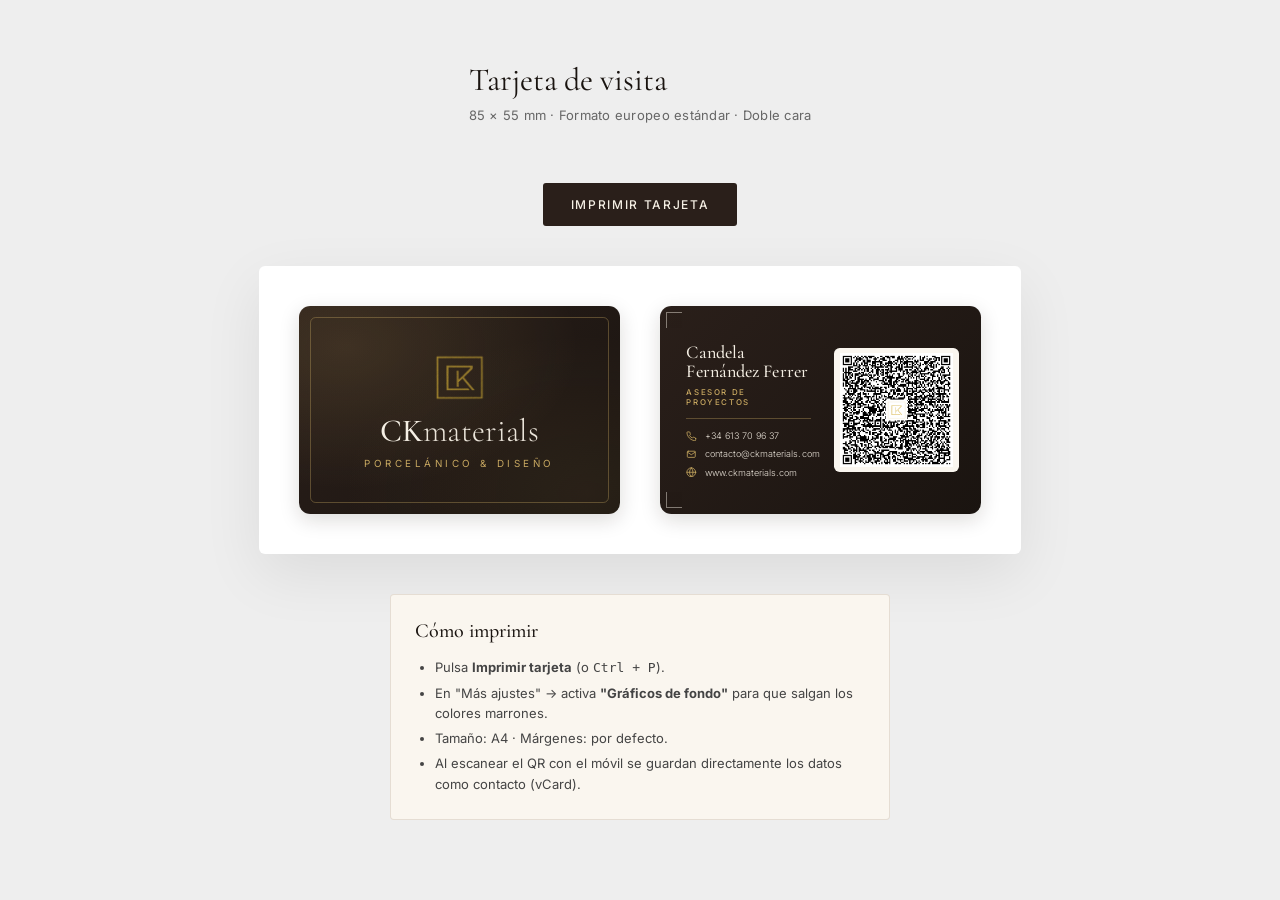
<file: tarjeta.html>
<!DOCTYPE html>
<html lang="es">
<head>
  <meta charset="UTF-8" />
  <title>Tarjeta de visita · Candela Fernández · CKmaterials</title>
  <link rel="preconnect" href="https://fonts.googleapis.com" />
  <link rel="preconnect" href="https://fonts.gstatic.com" crossorigin />
  <link href="https://fonts.googleapis.com/css2?family=Cormorant+Garamond:wght@300;400;500;600&family=Inter:wght@300;400;500;600&family=Italiana&display=swap" rel="stylesheet" />
  <style>
    :root {
      --brown: #2a1f1a;
      --brown-deep: #1a1410;
      --gold: #c9a961;
      --gold-soft: #d6b876;
      --cream: #f5efe4;
      --cream-soft: #faf6ef;
    }

    * { box-sizing: border-box; margin: 0; padding: 0; }
    html, body { font-family: 'Inter', sans-serif; color: #1a1410; background: #eee; }

    /* Screen preview */
    .screen {
      min-height: 100vh;
      padding: 60px 20px;
      display: flex;
      flex-direction: column;
      align-items: center;
      gap: 40px;
    }
    .screen__title {
      font-family: 'Cormorant Garamond', serif;
      font-size: 32px;
      font-weight: 400;
      margin-bottom: 8px;
      color: #1a1410;
    }
    .screen__subtitle {
      font-size: 13px;
      color: #666;
      margin-bottom: 20px;
      letter-spacing: 0.02em;
    }
    .print-btn {
      background: var(--brown);
      color: var(--cream);
      border: none;
      padding: 14px 28px;
      font-family: 'Inter', sans-serif;
      font-size: 12px;
      font-weight: 500;
      letter-spacing: 0.14em;
      text-transform: uppercase;
      cursor: pointer;
      border-radius: 3px;
      transition: all 200ms;
    }
    .print-btn:hover {
      background: var(--brown-deep);
      color: var(--gold);
      transform: translateY(-2px);
      box-shadow: 0 10px 24px rgba(26, 20, 16, 0.2);
    }
    .cards-preview {
      display: grid;
      grid-template-columns: 1fr 1fr;
      gap: 40px;
      background: #fff;
      padding: 40px;
      border-radius: 6px;
      box-shadow: 0 20px 60px rgba(0, 0, 0, 0.08);
    }
    @media (max-width: 800px) {
      .cards-preview { grid-template-columns: 1fr; }
    }

    /* ================ CARD ================ */
    /* European standard: 85mm x 55mm */
    .card {
      width: 85mm;
      height: 55mm;
      overflow: hidden;
      position: relative;
      border-radius: 3mm;
      box-shadow: 0 6px 20px rgba(26, 20, 16, 0.15);
      color: var(--cream);
      break-inside: avoid;
    }

    /* --- FRONT --- */
    .card--front {
      background:
        radial-gradient(ellipse at 15% 20%, rgba(201, 169, 97, 0.14), transparent 60%),
        radial-gradient(ellipse at 90% 90%, rgba(201, 169, 97, 0.08), transparent 60%),
        linear-gradient(135deg, var(--brown) 0%, var(--brown-deep) 100%);
      padding: 8mm;
      display: flex;
      flex-direction: column;
      justify-content: center;
      align-items: center;
      text-align: center;
      position: relative;
    }
    .card--front::before {
      content: '';
      position: absolute;
      inset: 3mm;
      border: 0.4mm solid rgba(201, 169, 97, 0.35);
      border-radius: 1.5mm;
      pointer-events: none;
    }
    .card__logo-icon {
      width: 14mm;
      height: 14mm;
      margin-bottom: 3mm;
      object-fit: contain;
    }
    .card__brand {
      font-family: 'Cormorant Garamond', serif;
      font-size: 8.5mm;
      font-weight: 500;
      letter-spacing: 0.005em;
      line-height: 1;
      color: var(--cream);
    }
    .card__brand-light { font-weight: 300; opacity: 0.95; }
    .card__tagline {
      margin-top: 2.5mm;
      font-size: 2.6mm;
      letter-spacing: 0.36em;
      text-transform: uppercase;
      color: var(--gold);
      font-weight: 400;
    }

    /* --- BACK --- */
    .card--back {
      background: linear-gradient(135deg, var(--brown) 0%, var(--brown-deep) 100%);
      padding: 6mm 6mm 6mm 7mm;
      display: flex;
      align-items: center;
      gap: 6mm;
    }
    .card__info {
      flex: 1;
      display: flex;
      flex-direction: column;
      justify-content: center;
      min-width: 0;
    }
    .card__name {
      font-family: 'Cormorant Garamond', serif;
      font-size: 4.8mm;
      font-weight: 500;
      line-height: 1.08;
      color: var(--cream);
      margin-bottom: 1.4mm;
      letter-spacing: 0.005em;
    }
    .card__role {
      font-size: 2.1mm;
      letter-spacing: 0.2em;
      text-transform: uppercase;
      color: var(--gold);
      font-weight: 500;
      line-height: 1.3;
      padding-bottom: 2.8mm;
      margin-bottom: 3mm;
      border-bottom: 0.2mm solid rgba(201, 169, 97, 0.35);
    }
    .card__contact {
      list-style: none;
      display: flex;
      flex-direction: column;
      gap: 2mm;
    }
    .card__contact li {
      font-size: 2.4mm;
      color: rgba(245, 239, 228, 0.92);
      display: flex;
      align-items: center;
      gap: 2mm;
      font-weight: 300;
      letter-spacing: 0.005em;
      line-height: 1;
    }
    .card__icon {
      width: 2.8mm;
      height: 2.8mm;
      flex-shrink: 0;
      color: var(--gold);
    }

    /* QR: fixed square, comfortably sized */
    .card__qr {
      width: 33mm;
      height: 33mm;
      background: var(--cream-soft);
      border-radius: 1.5mm;
      padding: 1.5mm;
      display: flex;
      align-items: center;
      justify-content: center;
      flex-shrink: 0;
    }
    .card__qr img {
      width: 100%;
      height: 100%;
      object-fit: contain;
      display: block;
    }

    /* Subtle corner accents on back */
    .card--back::before,
    .card--back::after {
      content: '';
      position: absolute;
      width: 4mm;
      height: 4mm;
      border-color: var(--gold);
      opacity: 0.45;
      pointer-events: none;
    }
    .card--back::before {
      top: 1.5mm; left: 1.5mm;
      border-top: 0.3mm solid;
      border-left: 0.3mm solid;
    }
    .card--back::after {
      bottom: 1.5mm; left: 1.5mm;
      border-bottom: 0.3mm solid;
      border-left: 0.3mm solid;
    }

    /* ================ PRINT ================ */
    @page {
      size: A4;
      margin: 15mm;
    }

    @media print {
      html, body { background: #fff; }
      .screen__title, .screen__subtitle, .print-btn, .instructions { display: none !important; }
      .screen { padding: 0; gap: 8mm; min-height: 0; }
      .cards-preview {
        display: flex;
        flex-direction: column;
        gap: 8mm;
        padding: 0;
        box-shadow: none;
        border-radius: 0;
        background: transparent;
      }
      .card {
        box-shadow: none;
        page-break-inside: avoid;
        break-inside: avoid;
        -webkit-print-color-adjust: exact;
        print-color-adjust: exact;
      }
    }

    .instructions {
      max-width: 500px;
      background: var(--cream-soft);
      border: 1px solid rgba(107, 79, 51, 0.15);
      border-radius: 4px;
      padding: 20px 24px;
      font-size: 13px;
      line-height: 1.6;
      color: #444;
    }
    .instructions h3 {
      font-family: 'Cormorant Garamond', serif;
      font-size: 20px;
      font-weight: 500;
      color: var(--brown-deep);
      margin-bottom: 10px;
    }
    .instructions ul { padding-left: 20px; }
    .instructions li { margin-bottom: 4px; }
  </style>
</head>
<body>

  <div class="screen">
    <div>
      <h1 class="screen__title">Tarjeta de visita</h1>
      <p class="screen__subtitle">85 × 55 mm · Formato europeo estándar · Doble cara</p>
    </div>

    <button class="print-btn" onclick="window.print()">Imprimir tarjeta</button>

    <div class="cards-preview">
      <!-- FRONT -->
      <div class="card card--front">
        <img src="assets/images/logo_icon_transparent.png" alt="" class="card__logo-icon" />
        <div class="card__brand">CK<span class="card__brand-light">materials</span></div>
        <div class="card__tagline">Porcelánico &amp; Diseño</div>
      </div>

      <!-- BACK -->
      <div class="card card--back">
        <div class="card__info">
          <div class="card__name">Candela<br />Fernández Ferrer</div>
          <div class="card__role">Asesor de proyectos</div>
          <ul class="card__contact">
            <li>
              <svg class="card__icon" viewBox="0 0 24 24" fill="none" stroke="currentColor" stroke-width="1.8" stroke-linecap="round" stroke-linejoin="round">
                <path d="M22 16.92v3a2 2 0 0 1-2.18 2 19.79 19.79 0 0 1-8.63-3.07 19.5 19.5 0 0 1-6-6 19.79 19.79 0 0 1-3.07-8.67A2 2 0 0 1 4.11 2h3a2 2 0 0 1 2 1.72 12.84 12.84 0 0 0 .7 2.81 2 2 0 0 1-.45 2.11L8.09 9.91a16 16 0 0 0 6 6l1.27-1.27a2 2 0 0 1 2.11-.45 12.84 12.84 0 0 0 2.81.7A2 2 0 0 1 22 16.92z"/>
              </svg>
              +34 613 70 96 37
            </li>
            <li>
              <svg class="card__icon" viewBox="0 0 24 24" fill="none" stroke="currentColor" stroke-width="1.8" stroke-linecap="round" stroke-linejoin="round">
                <rect x="3" y="5" width="18" height="14" rx="2"/>
                <path d="m3 7 9 6 9-6"/>
              </svg>
              contacto@ckmaterials.com
            </li>
            <li>
              <svg class="card__icon" viewBox="0 0 24 24" fill="none" stroke="currentColor" stroke-width="1.8" stroke-linecap="round" stroke-linejoin="round">
                <circle cx="12" cy="12" r="10"/>
                <path d="M2 12h20"/>
                <path d="M12 2a15.3 15.3 0 0 1 4 10 15.3 15.3 0 0 1-4 10 15.3 15.3 0 0 1-4-10 15.3 15.3 0 0 1 4-10z"/>
              </svg>
              www.ckmaterials.com
            </li>
          </ul>
        </div>
        <div class="card__qr">
          <img src="assets/images/qr_vcard.png" alt="QR con datos de contacto" />
        </div>
      </div>
    </div>

    <div class="instructions">
      <h3>Cómo imprimir</h3>
      <ul>
        <li>Pulsa <strong>Imprimir tarjeta</strong> (o <code>Ctrl + P</code>).</li>
        <li>En "Más ajustes" → activa <strong>"Gráficos de fondo"</strong> para que salgan los colores marrones.</li>
        <li>Tamaño: A4 · Márgenes: por defecto.</li>
        <li>Al escanear el QR con el móvil se guardan directamente los datos como contacto (vCard).</li>
      </ul>
    </div>
  </div>

</body>
</html>
</file>
<file: styles.css>
/* ===========================================================
   CK Materials · Landing
   =========================================================== */

:root {
  /* Colors — refined palette pulled from the gold-on-brown logo */
  --c-ink: #1a1410;          /* near-black warm */
  --c-charcoal: #2a1f1a;     /* deep brown (logo background) */
  --c-espresso: #3b2c22;
  --c-bronze: #6b4f33;
  --c-gold: #c9a961;         /* logo gold */
  --c-gold-soft: #d6b876;
  --c-cream: #f5efe4;
  --c-ivory: #faf6ef;
  --c-paper: #fdfbf6;
  --c-stone: #e8dcc4;
  --c-stone-2: #d8c9a8;
  --c-line: rgba(26, 20, 16, 0.08);
  --c-line-strong: rgba(26, 20, 16, 0.14);
  --c-white: #ffffff;

  /* Fonts */
  --f-serif: 'Cormorant Garamond', 'Playfair Display', Georgia, serif;
  --f-sans: 'Inter', -apple-system, BlinkMacSystemFont, 'Segoe UI', sans-serif;
  --f-display: 'Italiana', 'Cormorant Garamond', serif;

  /* Sizing */
  --container: 1280px;
  --r: 4px;
  --r-lg: 8px;

  /* Motion */
  --ease: cubic-bezier(0.22, 0.61, 0.36, 1);
  --t-fast: 200ms var(--ease);
  --t-med: 420ms var(--ease);
  --t-slow: 700ms var(--ease);
}

* { box-sizing: border-box; }
html { scroll-behavior: smooth; }
body {
  margin: 0;
  font-family: var(--f-sans);
  font-size: 16px;
  line-height: 1.65;
  color: var(--c-ink);
  background: var(--c-paper);
  -webkit-font-smoothing: antialiased;
  text-rendering: optimizeLegibility;
}

img { max-width: 100%; display: block; }
a { color: inherit; text-decoration: none; transition: color var(--t-fast); }
a:hover { color: var(--c-gold); }

.container {
  max-width: var(--container);
  margin: 0 auto;
  padding: 0 32px;
}

/* ===========================================================
   Typography
   =========================================================== */
.h2, .h3, .h4 {
  font-family: var(--f-serif);
  font-weight: 400;
  line-height: 1.1;
  letter-spacing: -0.01em;
  margin: 0 0 .6em;
  color: var(--c-ink);
}
.h2 { font-size: clamp(2rem, 4.6vw, 3.6rem); letter-spacing: -0.02em; }
.h3 { font-size: clamp(1.5rem, 2.6vw, 2.25rem); }
.h4 { font-size: clamp(1.25rem, 1.8vw, 1.6rem); }
.h2 em, .h3 em, .h4 em { font-style: italic; color: var(--c-bronze); font-weight: 300; }

.eyebrow {
  display: inline-block;
  font-family: var(--f-sans);
  font-size: 11px;
  font-weight: 500;
  letter-spacing: 0.24em;
  text-transform: uppercase;
  color: var(--c-gold);
  margin-bottom: 18px;
}

p { margin: 0 0 1em; }
strong { font-weight: 600; color: var(--c-charcoal); }
em { font-style: italic; }

/* ===========================================================
   Buttons
   =========================================================== */
.btn {
  display: inline-flex;
  align-items: center;
  justify-content: center;
  gap: .5rem;
  padding: 16px 32px;
  font-family: var(--f-sans);
  font-size: 13px;
  font-weight: 500;
  letter-spacing: 0.12em;
  text-transform: uppercase;
  border: 1px solid transparent;
  border-radius: var(--r);
  cursor: pointer;
  transition: all var(--t-med);
  white-space: nowrap;
}
.btn--primary {
  background: var(--c-charcoal);
  color: var(--c-cream);
  border-color: var(--c-charcoal);
}
.btn--primary:hover {
  background: var(--c-ink);
  color: var(--c-gold);
  transform: translateY(-2px);
  box-shadow: 0 10px 30px rgba(26, 20, 16, 0.18);
}
.btn--ghost {
  background: transparent;
  color: var(--c-cream);
  border-color: rgba(245, 239, 228, 0.4);
}
.btn--ghost:hover { background: rgba(245, 239, 228, 0.1); border-color: var(--c-cream); color: var(--c-cream); }
.btn--ghost-dark {
  background: transparent;
  color: var(--c-ink);
  border-color: var(--c-line-strong);
}
.btn--ghost-dark:hover { background: var(--c-ink); color: var(--c-cream); }
.btn--block { width: 100%; padding: 18px; }

.link-arrow {
  display: inline-block;
  font-size: 13px;
  letter-spacing: 0.1em;
  text-transform: uppercase;
  font-weight: 500;
  color: var(--c-bronze);
  border-bottom: 1px solid currentColor;
  padding-bottom: 4px;
  margin-top: 4px;
  transition: color var(--t-fast), letter-spacing var(--t-med);
}
.link-arrow:hover { color: var(--c-gold); letter-spacing: 0.14em; }

/* ===========================================================
   Nav
   =========================================================== */
.nav {
  position: fixed;
  top: 0; left: 0; right: 0;
  z-index: 100;
  transition: background var(--t-med), backdrop-filter var(--t-med), border-color var(--t-med), padding var(--t-med);
  border-bottom: 1px solid transparent;
  padding: 18px 0;
}
.nav__inner {
  max-width: var(--container);
  margin: 0 auto;
  padding: 0 32px;
  display: flex;
  align-items: center;
  justify-content: space-between;
  gap: 32px;
}
.nav__brand {
  display: flex;
  align-items: center;
  gap: 14px;
  color: var(--c-cream);
  transition: color var(--t-med);
  line-height: 1;
}
.nav__brand-icon {
  width: 42px;
  height: 42px;
  object-fit: contain;
  flex-shrink: 0;
  filter: drop-shadow(0 2px 6px rgba(0,0,0,0.25));
  transition: filter var(--t-med);
}
.nav__brand-name {
  font-family: var(--f-serif);
  font-size: 24px;
  font-weight: 500;
  letter-spacing: 0.005em;
  white-space: nowrap;
  position: relative;
  top: 1px;
}
.nav__brand-name-light { font-weight: 300; opacity: 0.92; }

/* Scrolled: brand icon stays gold (it's a transparent gold png) */
.nav.is-scrolled .nav__brand-icon { filter: none; }

.nav__menu {
  display: flex;
  align-items: center;
  gap: 36px;
}
.nav__menu a {
  font-size: 13px;
  letter-spacing: 0.1em;
  text-transform: uppercase;
  color: var(--c-cream);
  position: relative;
  padding: 8px 0;
  transition: color var(--t-fast);
}
.nav__menu a::after {
  content: '';
  position: absolute;
  left: 0; bottom: 0;
  width: 100%;
  height: 1px;
  background: var(--c-gold);
  transform: scaleX(0);
  transform-origin: right;
  transition: transform var(--t-med);
}
.nav__menu a:hover { color: var(--c-gold); }
.nav__menu a:hover::after { transform: scaleX(1); transform-origin: left; }

.nav__cta {
  font-size: 12px;
  letter-spacing: 0.12em;
  text-transform: uppercase;
  color: var(--c-cream);
  padding: 12px 22px;
  border: 1px solid rgba(245, 239, 228, 0.4);
  border-radius: var(--r);
  transition: all var(--t-med);
}
.nav__cta:hover {
  background: var(--c-gold);
  border-color: var(--c-gold);
  color: var(--c-ink);
}

/* Scrolled state */
.nav.is-scrolled {
  background: rgba(253, 251, 246, 0.92);
  backdrop-filter: blur(14px);
  -webkit-backdrop-filter: blur(14px);
  border-bottom-color: var(--c-line);
  padding: 12px 0;
}
.nav.is-scrolled .nav__brand { color: var(--c-ink); }
.nav.is-scrolled .nav__menu a { color: var(--c-ink); }
.nav.is-scrolled .nav__menu a:hover { color: var(--c-gold); }
.nav.is-scrolled .nav__cta {
  color: var(--c-ink);
  border-color: var(--c-line-strong);
}
.nav.is-scrolled .nav__cta:hover {
  background: var(--c-ink);
  border-color: var(--c-ink);
  color: var(--c-gold);
}

.nav__burger {
  display: none;
  background: none;
  border: none;
  width: 36px;
  height: 36px;
  flex-direction: column;
  justify-content: center;
  gap: 5px;
  padding: 0;
  cursor: pointer;
}
.nav__burger span {
  width: 22px;
  height: 1.5px;
  background: var(--c-cream);
  transition: all var(--t-fast);
}
.nav.is-scrolled .nav__burger span { background: var(--c-ink); }

/* ===========================================================
   Hero
   =========================================================== */
.hero {
  position: relative;
  min-height: 100vh;
  display: flex;
  align-items: center;
  overflow: hidden;
  color: var(--c-cream);
  padding: 140px 0 100px;
}
.hero__media {
  position: absolute;
  inset: 0;
  z-index: 0;
}
.hero__media img {
  width: 100%;
  height: 100%;
  object-fit: cover;
  transform: scale(1.06);
  animation: heroZoom 18s var(--ease) infinite alternate;
  filter: saturate(1.05);
}
@keyframes heroZoom {
  to { transform: scale(1.15); }
}
.hero__overlay {
  position: absolute;
  inset: 0;
  background:
    radial-gradient(ellipse at 30% 40%, rgba(26, 20, 16, 0.15), rgba(26, 20, 16, 0.65) 60%),
    linear-gradient(180deg, rgba(26, 20, 16, 0.55) 0%, rgba(26, 20, 16, 0.45) 30%, rgba(26, 20, 16, 0.7) 100%);
}
.hero__content {
  position: relative;
  z-index: 1;
  max-width: var(--container);
  margin: 0 auto;
  padding: 0 32px;
  width: 100%;
}
.hero__eyebrow {
  display: inline-block;
  font-size: 12px;
  letter-spacing: 0.32em;
  text-transform: uppercase;
  color: var(--c-gold);
  margin-bottom: 28px;
  padding-bottom: 8px;
  border-bottom: 1px solid var(--c-gold);
}
.hero__title {
  font-family: var(--f-serif);
  font-weight: 300;
  font-size: clamp(2.6rem, 7.2vw, 6.4rem);
  line-height: 1.02;
  letter-spacing: -0.02em;
  margin: 0 0 28px;
  max-width: 14ch;
  color: var(--c-cream);
}
.hero__title em {
  font-style: italic;
  color: var(--c-gold);
  font-weight: 300;
}
.hero__lede {
  max-width: 60ch;
  font-size: clamp(15px, 1.3vw, 18px);
  line-height: 1.65;
  color: rgba(245, 239, 228, 0.85);
  margin-bottom: 40px;
  font-weight: 300;
}
.hero__actions {
  display: flex;
  gap: 16px;
  flex-wrap: wrap;
}

.hero__scroll {
  position: absolute;
  bottom: 36px;
  left: 50%;
  transform: translateX(-50%);
  z-index: 2;
  width: 26px;
  height: 42px;
  border: 1px solid rgba(245, 239, 228, 0.5);
  border-radius: 14px;
  display: flex;
  justify-content: center;
  padding-top: 8px;
}
.hero__scroll span {
  width: 2px;
  height: 8px;
  background: var(--c-cream);
  border-radius: 1px;
  animation: scrollDot 1.8s var(--ease) infinite;
}
@keyframes scrollDot {
  0%, 20% { transform: translateY(0); opacity: 1; }
  80%, 100% { transform: translateY(14px); opacity: 0; }
}

/* ===========================================================
   Marquee
   =========================================================== */
.marquee {
  background: var(--c-ink);
  color: var(--c-cream);
  padding: 28px 0;
  overflow: hidden;
  border-top: 1px solid rgba(245, 239, 228, 0.08);
  border-bottom: 1px solid rgba(245, 239, 228, 0.08);
}
.marquee__track {
  display: flex;
  gap: 56px;
  white-space: nowrap;
  animation: marquee 38s linear infinite;
  font-family: var(--f-serif);
  font-size: clamp(20px, 2.4vw, 32px);
  font-style: italic;
  font-weight: 400;
  letter-spacing: 0.01em;
}
.marquee__track .dot { color: var(--c-gold); }
@keyframes marquee {
  to { transform: translateX(-50%); }
}

/* ===========================================================
   About
   =========================================================== */
.about {
  padding: 130px 0 110px;
  background: var(--c-paper);
}
.about__grid {
  display: grid;
  gap: 60px;
}
.about__intro { max-width: 800px; }
.about__cols {
  display: grid;
  grid-template-columns: 1fr 1fr;
  gap: 80px;
  padding-top: 20px;
  border-top: 1px solid var(--c-line);
}
.about__col p {
  font-size: 16px;
  line-height: 1.75;
  color: rgba(26, 20, 16, 0.78);
}

.values {
  list-style: none;
  padding: 50px 0 0;
  margin: 60px 0 0;
  border-top: 1px solid var(--c-line);
  display: grid;
  grid-template-columns: repeat(4, 1fr);
  gap: 40px;
}
.values li {
  display: flex;
  align-items: baseline;
  gap: 16px;
}
.values__num {
  font-family: var(--f-serif);
  font-size: 22px;
  color: var(--c-gold);
  font-style: italic;
}
.values__label {
  font-family: var(--f-serif);
  font-size: clamp(1.3rem, 1.6vw, 1.7rem);
  font-weight: 400;
  color: var(--c-ink);
}

/* ===========================================================
   Section heads
   =========================================================== */
.section-head {
  max-width: 820px;
  margin: 0 0 70px;
}
.section-head__lede {
  margin-top: 18px;
  font-size: 17px;
  color: rgba(26, 20, 16, 0.7);
  max-width: 70ch;
  line-height: 1.7;
}

/* ===========================================================
   Brands
   =========================================================== */
.brands {
  padding: 130px 0;
  background: linear-gradient(180deg, var(--c-paper) 0%, var(--c-ivory) 100%);
}
.brand-grid {
  display: grid;
  grid-template-columns: repeat(4, 1fr);
  gap: 1px;
  background: rgba(245, 239, 228, 0.08);
  border: 1px solid rgba(245, 239, 228, 0.08);
  border-radius: var(--r);
  overflow: hidden;
}
.brand-card {
  background: var(--c-ink);
  color: var(--c-cream);
  padding: 44px 32px 36px;
  display: flex;
  flex-direction: column;
  min-height: 280px;
  transition: background var(--t-med), transform var(--t-med);
  position: relative;
}
.brand-card:hover {
  background: var(--c-charcoal);
  transform: translateY(-2px);
}
/* The featured modifier subtly distinguishes Prissmacer with a thin gold accent */
.brand-card--featured::before {
  content: '';
  position: absolute;
  top: 0; left: 0; right: 0;
  height: 2px;
  background: linear-gradient(90deg, transparent, var(--c-gold), transparent);
}

.brand-card__mark {
  font-family: var(--f-display);
  font-size: clamp(1.4rem, 2vw, 2rem);
  letter-spacing: 0.01em;
  color: var(--c-gold);
  margin-bottom: 20px;
  padding-bottom: 20px;
  border-bottom: 1px solid rgba(245, 239, 228, 0.18);
  line-height: 1;
}
.brand-card__mark span { display: inline-block; }
.brand-card__desc {
  font-size: 14px;
  line-height: 1.65;
  color: rgba(245, 239, 228, 0.75);
  flex: 1;
}
.brand-card__link {
  margin-top: 22px;
  font-size: 12px;
  letter-spacing: 0.14em;
  text-transform: uppercase;
  font-weight: 500;
  color: var(--c-gold);
}
.brand-card__link:hover { color: var(--c-gold-soft); }

/* ===========================================================
   Collections
   =========================================================== */
.collections {
  padding: 140px 0;
  background: var(--c-ivory);
}
.collections__subhead {
  margin: 90px 0 36px;
  padding-bottom: 18px;
  border-bottom: 1px solid var(--c-line-strong);
  font-style: italic;
}

/* Feature row */
.feature {
  display: grid;
  grid-template-columns: 1.3fr 1fr;
  gap: 60px;
  align-items: center;
  margin-bottom: 30px;
}
.feature__image {
  position: relative;
  border-radius: var(--r);
  overflow: hidden;
  background: var(--c-stone);
  aspect-ratio: 21 / 9;
}
.feature__image img {
  width: 100%;
  height: 100%;
  object-fit: cover;
  transition: transform 1.4s var(--ease);
}
.feature:hover .feature__image img { transform: scale(1.04); }
.feature__tag {
  display: inline-block;
  font-size: 11px;
  letter-spacing: 0.22em;
  text-transform: uppercase;
  color: var(--c-gold);
  margin-bottom: 16px;
}
.feature__copy p {
  font-size: 16px;
  line-height: 1.75;
  color: rgba(26, 20, 16, 0.78);
}
.feature__chips {
  display: flex;
  gap: 10px;
  flex-wrap: wrap;
  margin-top: 24px;
}
.chip {
  font-size: 12px;
  letter-spacing: 0.08em;
  text-transform: uppercase;
  padding: 7px 14px;
  border: 1px solid var(--c-line-strong);
  border-radius: 999px;
  background: var(--c-paper);
  color: var(--c-charcoal);
}

/* Collection grid */
.collection-grid {
  display: grid;
  grid-template-columns: repeat(2, 1fr);
  gap: 40px;
}
.collection-card {
  display: grid;
  grid-template-columns: 220px 1fr;
  gap: 30px;
  padding: 24px;
  background: var(--c-paper);
  border: 1px solid var(--c-line);
  border-radius: var(--r);
  transition: transform var(--t-med), box-shadow var(--t-med), border-color var(--t-med);
}
.collection-card:hover {
  transform: translateY(-3px);
  box-shadow: 0 18px 50px rgba(26, 20, 16, 0.06);
  border-color: var(--c-stone-2);
}
.collection-card__img {
  aspect-ratio: 1;
  overflow: hidden;
  border-radius: var(--r);
  background: var(--c-stone);
}
.collection-card__img img {
  width: 100%;
  height: 100%;
  object-fit: cover;
  transition: transform 1.2s var(--ease);
}
.collection-card:hover .collection-card__img img { transform: scale(1.05); }
.collection-card__body {
  padding: 8px 0;
  display: flex;
  flex-direction: column;
}
.collection-card__series {
  font-size: 10px;
  letter-spacing: 0.22em;
  text-transform: uppercase;
  color: var(--c-gold);
  margin-bottom: 10px;
}
.collection-card .h4 { margin-bottom: 12px; }
.collection-card p {
  font-size: 14.5px;
  line-height: 1.7;
  color: rgba(26, 20, 16, 0.72);
  flex: 1;
}

.formats {
  display: flex;
  flex-wrap: wrap;
  gap: 6px;
  margin-top: 18px;
}
.formats span {
  font-size: 11px;
  font-weight: 500;
  letter-spacing: 0.06em;
  padding: 5px 10px;
  background: var(--c-cream);
  border: 1px solid var(--c-stone-2);
  border-radius: var(--r);
  color: var(--c-charcoal);
}

/* Placeholder textures for Vanity & Noir */
.collection-card__img--placeholder { position: relative; }
.placeholder {
  width: 100%;
  height: 100%;
  position: relative;
  overflow: hidden;
}
.placeholder::before {
  content: '';
  position: absolute;
  inset: 0;
}
.placeholder--vanity {
  background:
    radial-gradient(ellipse at 30% 20%, #f4e8d4 0%, transparent 50%),
    radial-gradient(ellipse at 70% 60%, #e8d4b0 0%, transparent 60%),
    linear-gradient(135deg, #faf3e4 0%, #e8d8bc 100%);
}
.placeholder--vanity::before {
  background:
    linear-gradient(110deg, transparent 30%, rgba(180, 140, 80, 0.18) 45%, transparent 60%),
    linear-gradient(70deg, transparent 35%, rgba(120, 90, 50, 0.12) 50%, transparent 65%);
}
.placeholder--noir {
  background:
    radial-gradient(ellipse at 30% 20%, #2a2520 0%, transparent 50%),
    radial-gradient(ellipse at 70% 70%, #1a1410 0%, transparent 60%),
    linear-gradient(135deg, #221d18 0%, #0f0c08 100%);
}
.placeholder--noir::before {
  background:
    linear-gradient(110deg, transparent 30%, rgba(201, 169, 97, 0.18) 45%, transparent 60%),
    linear-gradient(70deg, transparent 40%, rgba(245, 239, 228, 0.08) 50%, transparent 60%),
    linear-gradient(180deg, transparent 70%, rgba(201, 169, 97, 0.10) 85%, transparent 100%);
}

/* ===========================================================
   Featured product — Quick 2.0
   =========================================================== */
.featured-product {
  padding: 110px 0;
  background: linear-gradient(180deg, var(--c-paper) 0%, var(--c-ivory) 100%);
}
.quick {
  padding: 70px;
  background: var(--c-ink);
  color: var(--c-cream);
  border-radius: var(--r-lg);
  position: relative;
  overflow: hidden;
  box-shadow: 0 30px 80px rgba(26, 20, 16, 0.18);
}
.quick::before {
  content: '';
  position: absolute;
  inset: 0;
  background:
    radial-gradient(circle at 90% 10%, rgba(201, 169, 97, 0.14), transparent 50%),
    radial-gradient(circle at 10% 90%, rgba(201, 169, 97, 0.08), transparent 50%);
  pointer-events: none;
}
.quick__head {
  display: flex;
  align-items: center;
  gap: 14px;
  flex-wrap: wrap;
  margin-bottom: 24px;
  position: relative;
}
.quick__new {
  display: inline-flex;
  align-items: center;
  gap: 8px;
  font-size: 10px;
  letter-spacing: 0.28em;
  text-transform: uppercase;
  font-weight: 600;
  color: var(--c-ink);
  background: var(--c-gold);
  padding: 7px 14px 6px;
  border-radius: 999px;
}
.quick__new::before {
  content: '';
  width: 6px;
  height: 6px;
  background: var(--c-ink);
  border-radius: 50%;
  animation: pulse 1.8s var(--ease) infinite;
}
@keyframes pulse {
  0%, 100% { opacity: 1; transform: scale(1); }
  50% { opacity: 0.5; transform: scale(0.8); }
}
.quick__badge {
  display: inline-block;
  font-size: 10px;
  letter-spacing: 0.28em;
  text-transform: uppercase;
  color: var(--c-gold);
  border: 1px solid var(--c-gold);
  padding: 6px 14px;
  border-radius: 999px;
}
.quick .h2 {
  color: var(--c-cream);
  position: relative;
  margin-bottom: 22px;
}
.quick .h2 sup {
  font-size: 0.4em;
  color: var(--c-gold);
  top: -1.2em;
}
.quick__lede {
  font-size: 17px;
  line-height: 1.75;
  color: rgba(245, 239, 228, 0.82);
  max-width: 72ch;
  position: relative;
}
.quick__list {
  list-style: none;
  padding: 0;
  margin: 40px 0 36px;
  display: grid;
  grid-template-columns: repeat(2, 1fr);
  gap: 14px 40px;
  position: relative;
}
.quick__list li {
  display: flex;
  gap: 12px;
  padding: 14px 0;
  border-bottom: 1px solid rgba(245, 239, 228, 0.1);
  font-size: 14px;
  color: rgba(245, 239, 228, 0.85);
  line-height: 1.55;
}
.quick__list strong { color: var(--c-gold); font-weight: 500; }
.quick__icon { color: var(--c-gold); flex-shrink: 0; }
.quick__actions {
  display: flex;
  gap: 14px;
  flex-wrap: wrap;
  position: relative;
  margin-top: 20px;
}
.btn--gold {
  background: var(--c-gold);
  color: var(--c-ink);
  border-color: var(--c-gold);
}
.btn--gold:hover {
  background: var(--c-gold-soft);
  border-color: var(--c-gold-soft);
  color: var(--c-ink);
  transform: translateY(-2px);
  box-shadow: 0 10px 30px rgba(201, 169, 97, 0.3);
}

/* Callouts row */
.callouts {
  display: grid;
  grid-template-columns: repeat(3, 1fr);
  gap: 30px;
  margin-top: 80px;
}
.callout {
  padding: 40px 32px;
  background: var(--c-paper);
  border: 1px solid var(--c-line);
  border-radius: var(--r);
  transition: background var(--t-med);
}
.callout:hover { background: var(--c-white); border-color: var(--c-stone-2); }
.callout__tag {
  display: inline-block;
  font-size: 11px;
  letter-spacing: 0.22em;
  text-transform: uppercase;
  color: var(--c-gold);
  margin-bottom: 18px;
}
.callout p {
  font-size: 14.5px;
  line-height: 1.7;
  color: rgba(26, 20, 16, 0.72);
}

/* ===========================================================
   Accessories (was: Lamps)
   =========================================================== */
.accessories {
  padding: 140px 0;
  background: linear-gradient(135deg, var(--c-stone) 0%, var(--c-cream) 100%);
  position: relative;
  overflow: hidden;
}
.accessories::before {
  content: '';
  position: absolute;
  inset: 0;
  background-image:
    radial-gradient(circle at 20% 30%, rgba(201, 169, 97, 0.08), transparent 50%),
    radial-gradient(circle at 80% 70%, rgba(255, 255, 255, 0.4), transparent 60%);
  pointer-events: none;
}
.accessories .section-head { position: relative; }

.accessories-grid {
  display: grid;
  grid-template-columns: repeat(3, 1fr);
  gap: 28px;
  position: relative;
}
.accessory-card {
  display: flex;
  flex-direction: column;
  background: rgba(253, 251, 246, 0.7);
  backdrop-filter: blur(6px);
  -webkit-backdrop-filter: blur(6px);
  border: 1px solid rgba(107, 79, 51, 0.15);
  border-radius: var(--r-lg);
  padding: 40px 32px 36px;
  transition: transform var(--t-med), box-shadow var(--t-med), background var(--t-med);
}
.accessory-card:hover {
  transform: translateY(-4px);
  background: var(--c-paper);
  box-shadow: 0 24px 60px rgba(26, 20, 16, 0.10);
}
.accessory-card__icon {
  width: 80px;
  height: 80px;
  display: flex;
  align-items: center;
  justify-content: center;
  margin-bottom: 28px;
  color: var(--c-bronze);
  background: rgba(201, 169, 97, 0.08);
  border-radius: 50%;
  border: 1px solid rgba(107, 79, 51, 0.18);
}
.accessory-card__icon svg { width: 46px; height: 46px; }
.accessory-card__tag {
  display: inline-block;
  font-size: 10px;
  letter-spacing: 0.24em;
  text-transform: uppercase;
  color: var(--c-gold);
  margin-bottom: 12px;
  font-weight: 500;
}
.accessory-card .h3 {
  font-size: clamp(1.4rem, 1.8vw, 1.9rem);
  margin-bottom: 16px;
}
.accessory-card p {
  font-size: 15px;
  line-height: 1.7;
  color: rgba(26, 20, 16, 0.75);
  margin-bottom: 12px;
}
.accessory-card p:last-of-type { margin-bottom: 22px; }
.accessory-card__actions {
  margin-top: auto;
  padding-top: 6px;
  display: flex;
  gap: 10px;
  flex-wrap: wrap;
}
.accessory-card .link-arrow { margin-top: auto; }
.btn--sm { padding: 12px 22px; font-size: 12px; }

/* ===========================================================
   Contact
   =========================================================== */
.contact {
  padding: 140px 0;
  background: var(--c-ink);
  color: var(--c-cream);
}
.contact .h2, .contact .h3 { color: var(--c-cream); }
.contact .h2 em { color: var(--c-gold); }
.contact .eyebrow { color: var(--c-gold); }
.contact__head { max-width: 720px; margin-bottom: 70px; }
.contact__lede {
  font-size: 17px;
  line-height: 1.7;
  color: rgba(245, 239, 228, 0.75);
}

.contact__grid {
  display: grid;
  grid-template-columns: repeat(3, 1fr);
  gap: 20px;
  margin-bottom: 80px;
}
.contact__card {
  display: flex;
  flex-direction: column;
  gap: 12px;
  padding: 36px 28px;
  background: rgba(245, 239, 228, 0.04);
  border: 1px solid rgba(245, 239, 228, 0.1);
  border-radius: var(--r);
  transition: all var(--t-med);
  color: var(--c-cream);
}
.contact__card:hover {
  background: rgba(201, 169, 97, 0.08);
  border-color: var(--c-gold);
  transform: translateY(-3px);
  color: var(--c-cream);
}
.contact__icon {
  display: inline-flex;
  width: 44px;
  height: 44px;
  align-items: center;
  justify-content: center;
  color: var(--c-gold);
  margin-bottom: 8px;
}
.contact__icon svg { width: 24px; height: 24px; }
.contact__card-label {
  font-size: 11px;
  letter-spacing: 0.2em;
  text-transform: uppercase;
  color: rgba(245, 239, 228, 0.6);
}
.contact__card-value {
  font-family: var(--f-serif);
  font-size: clamp(1.1rem, 1.5vw, 1.4rem);
  color: var(--c-cream);
}

/* Form */
.contact__form {
  max-width: 760px;
  background: rgba(245, 239, 228, 0.04);
  border: 1px solid rgba(245, 239, 228, 0.1);
  border-radius: var(--r-lg);
  padding: 50px;
}
.contact__form .h3 { margin-bottom: 28px; }
.form-row {
  display: grid;
  grid-template-columns: 1fr 1fr;
  gap: 20px;
  margin-bottom: 20px;
}
.field { display: flex; flex-direction: column; gap: 8px; margin-bottom: 20px; }
.field label {
  font-size: 11px;
  letter-spacing: 0.18em;
  text-transform: uppercase;
  color: rgba(245, 239, 228, 0.7);
}
.field input,
.field select,
.field textarea {
  background: transparent;
  border: none;
  border-bottom: 1px solid rgba(245, 239, 228, 0.2);
  padding: 12px 0;
  font-family: var(--f-sans);
  font-size: 15px;
  color: var(--c-cream);
  transition: border-color var(--t-fast);
}
.field select {
  background-image: linear-gradient(45deg, transparent 50%, var(--c-cream) 50%), linear-gradient(135deg, var(--c-cream) 50%, transparent 50%);
  background-position: calc(100% - 16px) 18px, calc(100% - 10px) 18px;
  background-size: 6px 6px;
  background-repeat: no-repeat;
  appearance: none;
  -webkit-appearance: none;
  cursor: pointer;
}
.field select option { background: var(--c-ink); color: var(--c-cream); }
.field textarea { resize: vertical; min-height: 100px; font-family: var(--f-sans); }
.field input:focus,
.field select:focus,
.field textarea:focus {
  outline: none;
  border-color: var(--c-gold);
}
.field input::placeholder,
.field textarea::placeholder { color: rgba(245, 239, 228, 0.4); }

.form-note {
  margin-top: 20px;
  font-size: 13px;
  color: rgba(245, 239, 228, 0.6);
  text-align: center;
}
.form-note a { color: var(--c-gold); border-bottom: 1px solid currentColor; }

/* ===========================================================
   Footer
   =========================================================== */
.footer {
  padding: 80px 0 36px;
  background: #0f0c08;
  color: rgba(245, 239, 228, 0.7);
}
.footer__inner {
  display: grid;
  gap: 60px;
}
.footer__brand {
  max-width: 360px;
}
.footer__logo {
  width: 140px;
  margin-bottom: 20px;
  filter: brightness(1.15);
}
.footer__brand p {
  font-size: 14px;
  line-height: 1.65;
  color: rgba(245, 239, 228, 0.55);
}
.footer__cols {
  display: grid;
  grid-template-columns: 1.3fr 1fr 1fr 1fr;
  gap: 60px;
  padding-top: 50px;
  border-top: 1px solid rgba(245, 239, 228, 0.08);
}
.footer__cols > div:first-child { grid-column: 1 / 2; }
.footer h4 {
  font-family: var(--f-sans);
  font-size: 11px;
  font-weight: 500;
  letter-spacing: 0.22em;
  text-transform: uppercase;
  color: var(--c-gold);
  margin: 0 0 22px;
}
.footer ul {
  list-style: none;
  padding: 0;
  margin: 0;
  display: flex;
  flex-direction: column;
  gap: 12px;
}
.footer ul a {
  font-size: 14px;
  color: rgba(245, 239, 228, 0.7);
  transition: color var(--t-fast);
}
.footer ul a:hover { color: var(--c-gold); }
.footer__brands li {
  font-family: var(--f-serif);
  font-size: 15px;
  font-style: italic;
  color: rgba(245, 239, 228, 0.6);
}
.footer__bottom {
  display: flex;
  justify-content: space-between;
  align-items: center;
  padding-top: 40px;
  border-top: 1px solid rgba(245, 239, 228, 0.08);
  font-size: 12px;
  letter-spacing: 0.04em;
  color: rgba(245, 239, 228, 0.4);
}

/* ===========================================================
   Reveal animations
   =========================================================== */
.reveal {
  opacity: 0;
  transform: translateY(28px);
  transition: opacity 800ms var(--ease), transform 800ms var(--ease);
  will-change: opacity, transform;
}
.reveal.is-in {
  opacity: 1;
  transform: translateY(0);
}

/* ===========================================================
   Responsive
   =========================================================== */
@media (max-width: 1100px) {
  .brand-grid { grid-template-columns: repeat(2, 1fr); }
  .feature { grid-template-columns: 1fr; }
  .accessories-grid { grid-template-columns: 1fr; gap: 20px; }
  .footer__cols { grid-template-columns: 1fr 1fr; }
}

@media (max-width: 880px) {
  .nav__menu { display: none; }
  .nav__cta { display: none; }
  .nav__burger { display: flex; }
  .nav__menu.is-open {
    display: flex;
    position: absolute;
    top: 100%;
    left: 0; right: 0;
    background: var(--c-ink);
    flex-direction: column;
    gap: 0;
    padding: 24px 32px;
    border-top: 1px solid rgba(245, 239, 228, 0.08);
  }
  .nav__menu.is-open a {
    padding: 16px 0;
    color: var(--c-cream) !important;
    border-bottom: 1px solid rgba(245, 239, 228, 0.08);
  }
  .nav__menu.is-open a:last-child { border-bottom: none; }

  .about__cols { grid-template-columns: 1fr; gap: 36px; }
  .values { grid-template-columns: repeat(2, 1fr); gap: 28px; }
  .collection-grid { grid-template-columns: 1fr; gap: 24px; }
  .collection-card { grid-template-columns: 1fr; }
  .collection-card__img { aspect-ratio: 16 / 10; }
  .callouts { grid-template-columns: 1fr; }
  .quick { padding: 40px 28px; }
  .quick__list { grid-template-columns: 1fr; gap: 0; }
  .contact__grid { grid-template-columns: 1fr; }
  .contact__form { padding: 32px 24px; }
  .form-row { grid-template-columns: 1fr; gap: 0; }
  .footer__cols { grid-template-columns: 1fr; gap: 36px; }
  .footer__bottom { flex-direction: column; gap: 12px; align-items: flex-start; }
}

@media (max-width: 600px) {
  .container, .nav__inner, .hero__content { padding-left: 22px; padding-right: 22px; }
  .about { padding: 90px 0 70px; }
  .brands, .collections, .accessories, .contact { padding: 90px 0; }
  .quick { padding: 36px 22px; }
  .hero__actions .btn { padding: 14px 22px; font-size: 12px; }
  .marquee__track { gap: 30px; }
}

/* Print fallback */
@media print {
  .nav, .hero__scroll, .marquee { display: none; }
}
</file>
